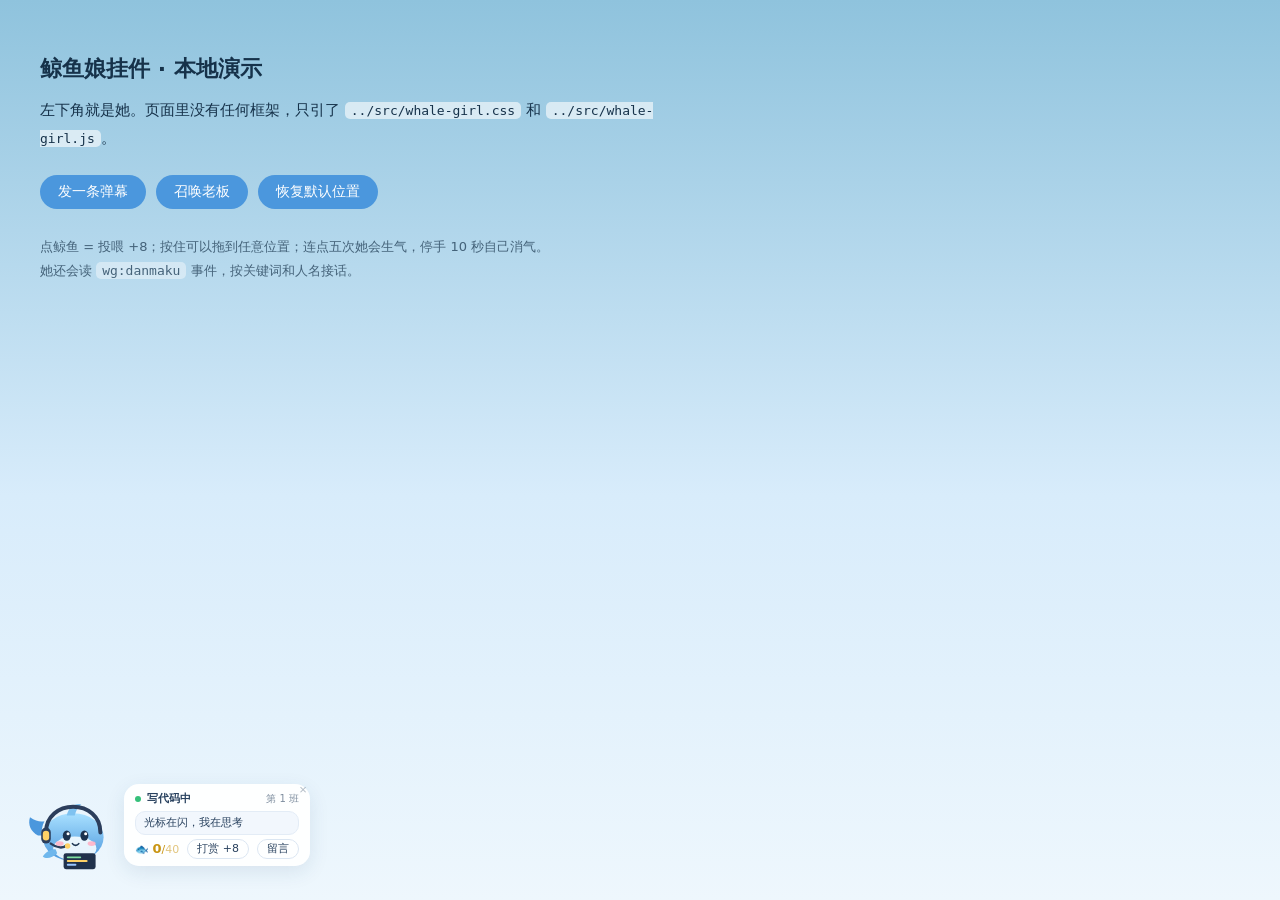
<file: demo/index.html>
<!DOCTYPE html>
<html lang="zh-CN">
<head>
<meta charset="utf-8">
<meta name="viewport" content="width=device-width, initial-scale=1">
<title>whale-in-my-web · 演示</title>
<link rel="stylesheet" href="../src/whale-girl.css">
<style>
  html, body { margin: 0; }
  body {
    min-height: 100vh;
    background: linear-gradient(180deg, #8fc3dd 0%, #d8ecfb 55%, #eef7fd 100%);
    color: #16324a;
    font: 15px/1.9 system-ui, -apple-system, "Segoe UI", "Microsoft YaHei", sans-serif;
    padding: 48px 40px 200px;
    box-sizing: border-box;
  }
  h1 { font-size: 22px; margin: 0 0 6px; }
  p { margin: 6px 0; max-width: 640px; }
  code { background: rgba(255,255,255,.6); padding: 1px 6px; border-radius: 5px; font-size: 13px; }
  .row { margin-top: 22px; display: flex; gap: 10px; flex-wrap: wrap; }
  button {
    padding: 8px 18px; border: 0; border-radius: 999px;
    background: #4b97dd; color: #fff; font-size: 14px; cursor: pointer;
  }
  button:hover { background: #2f7fd0; }
  .hint { margin-top: 26px; font-size: 13px; opacity: .7; }
</style>
</head>
<body>

<h1>鲸鱼娘挂件 · 本地演示</h1>
<p>左下角就是她。页面里没有任何框架，只引了 <code>../src/whale-girl.css</code> 和 <code>../src/whale-girl.js</code>。</p>

<div class="row">
  <button id="fire">发一条弹幕</button>
  <button id="boss">召唤老板</button>
  <button id="reset">恢复默认位置</button>
</div>

<p class="hint">
  点鲸鱼 = 投喂 +8；按住可以拖到任意位置；连点五次她会生气，停手 10 秒自己消气。<br>
  她还会读 <code>wg:danmaku</code> 事件，按关键词和人名接话。
</p>

<script>
  // 演示页把老板立绘指到本地文件；正式站点默认就是 /img/lobster.svg
  window.WG_BOSS_IMG = 'img/lobster.svg';
</script>
<script src="../src/whale-girl.js"></script>
<script>
  var LINES = [
    ['前端小李', '这个 bug 又出现了'],
    ['摸鱼办主任', '今天又摸鱼了'],
    ['老铁', '双击 666，关注不迷路'],
    ['产品经理', '这个需求很简单，明天上线没问题吧']
  ];

  document.getElementById('fire').addEventListener('click', function () {
    var item = LINES[Math.floor(Math.random() * LINES.length)];
    document.dispatchEvent(new CustomEvent('wg:danmaku', {
      detail: { name: item[0], text: item[1] }
    }));
  });

  document.getElementById('boss').addEventListener('click', function () {
    document.dispatchEvent(new CustomEvent('wg:danmaku', {
      detail: { name: '龙虾娘老板', text: '查岗了，工位都坐好' }
    }));
  });

  document.getElementById('reset').addEventListener('click', function () {
    try { window.localStorage.removeItem('wg-pos'); } catch (e) {}
    location.reload();
  });
</script>

</body>
</html>
</file>
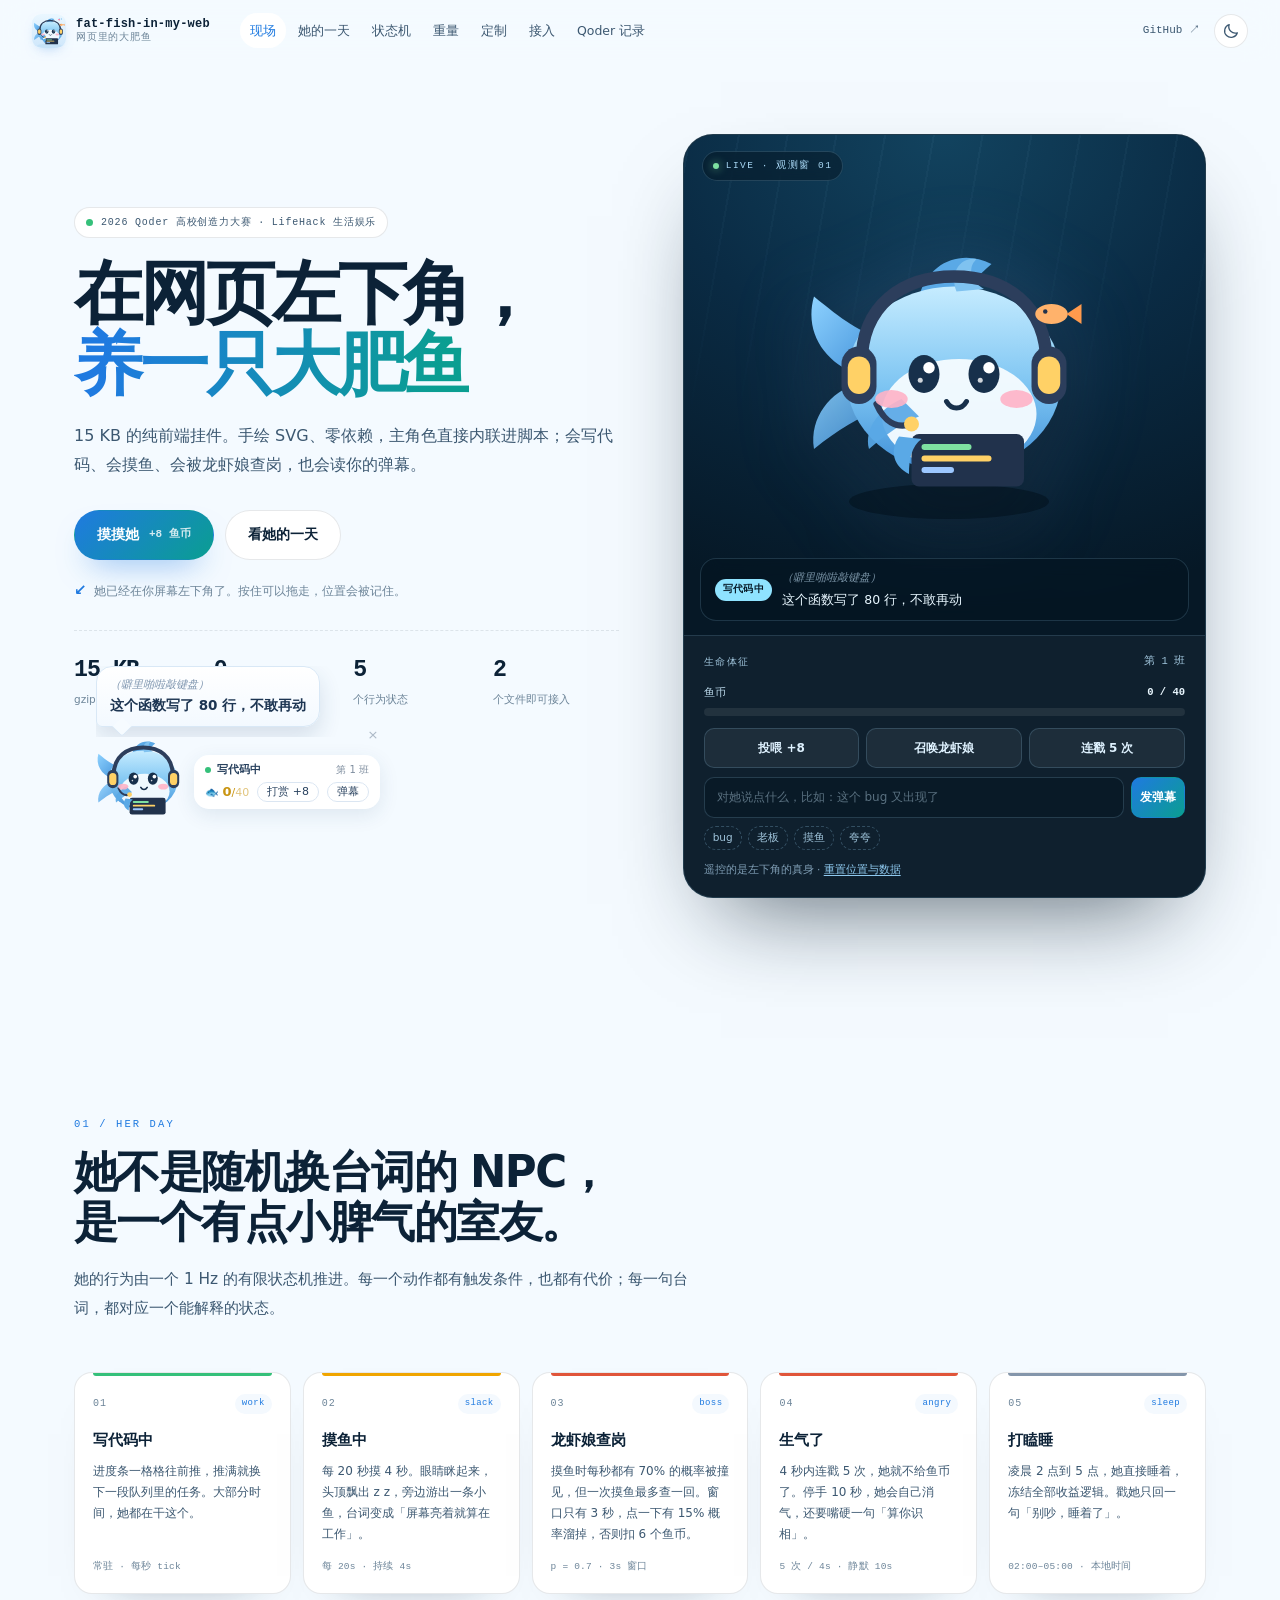
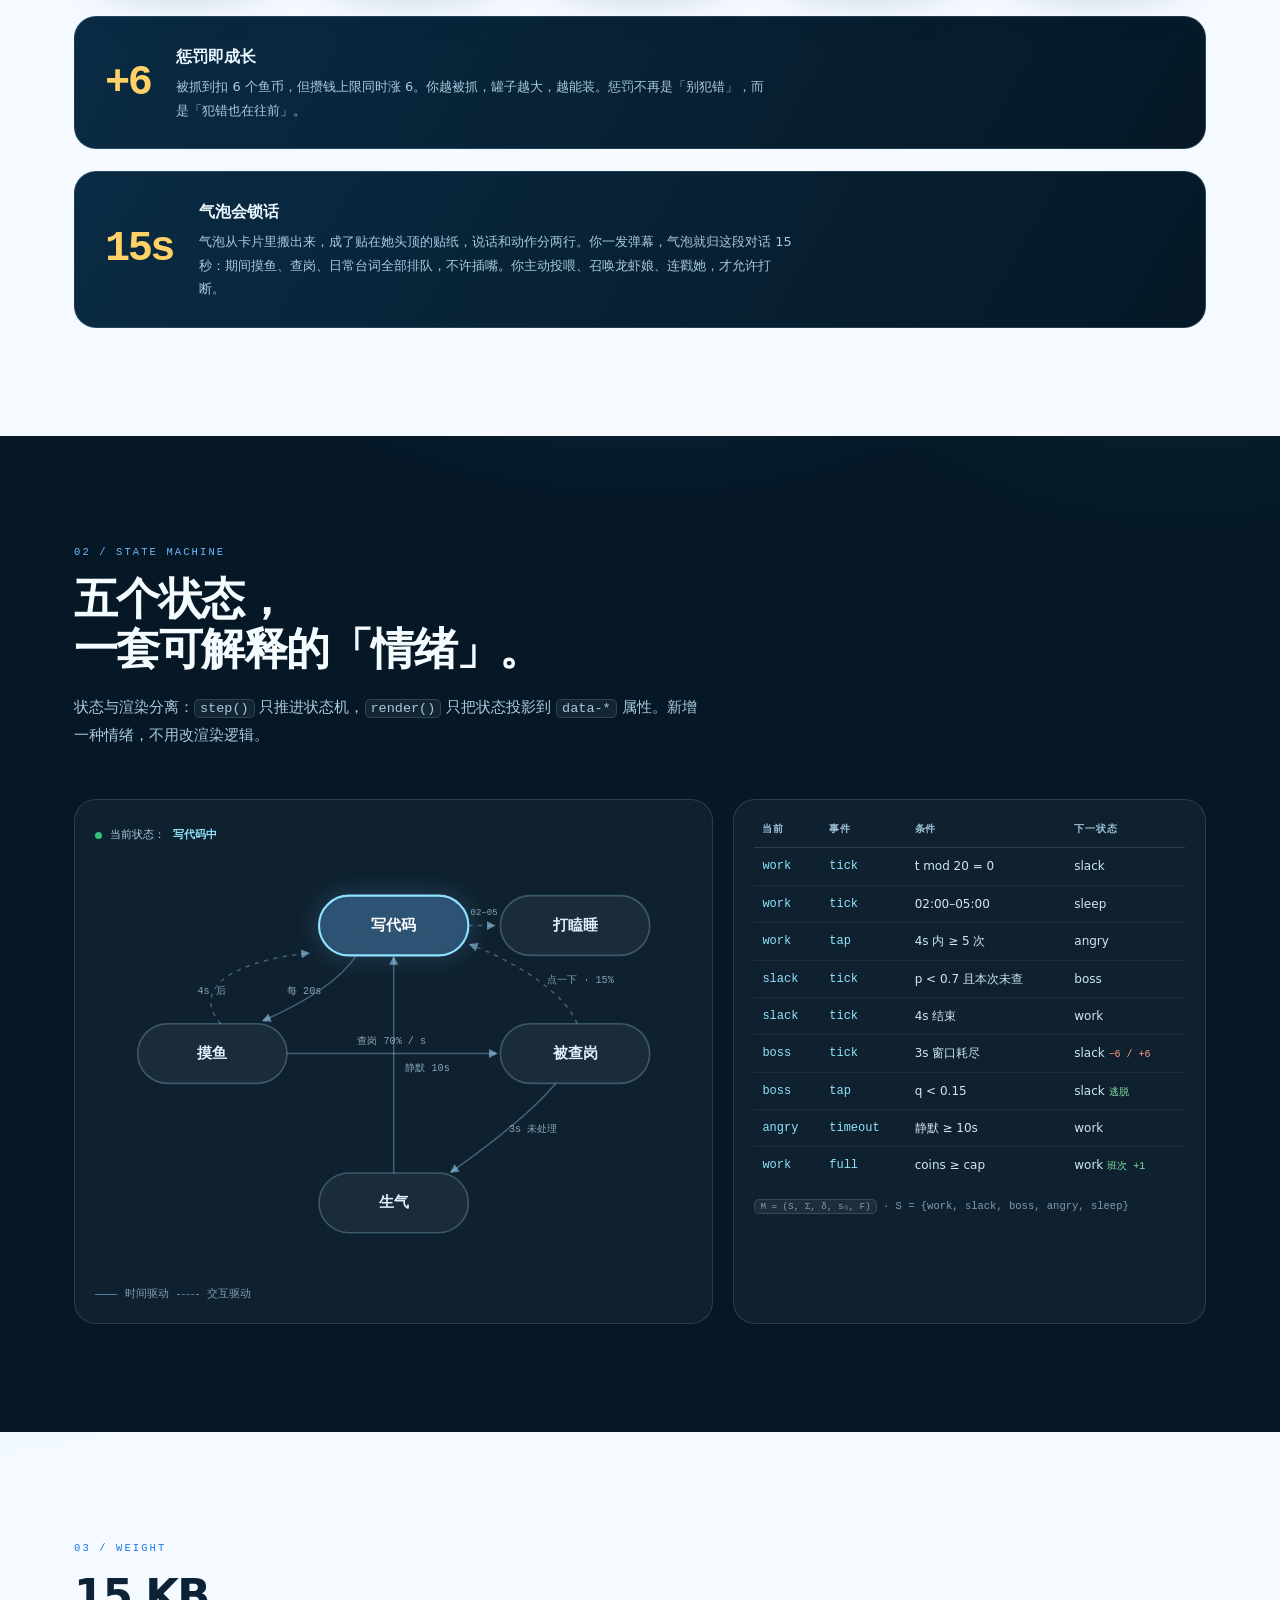
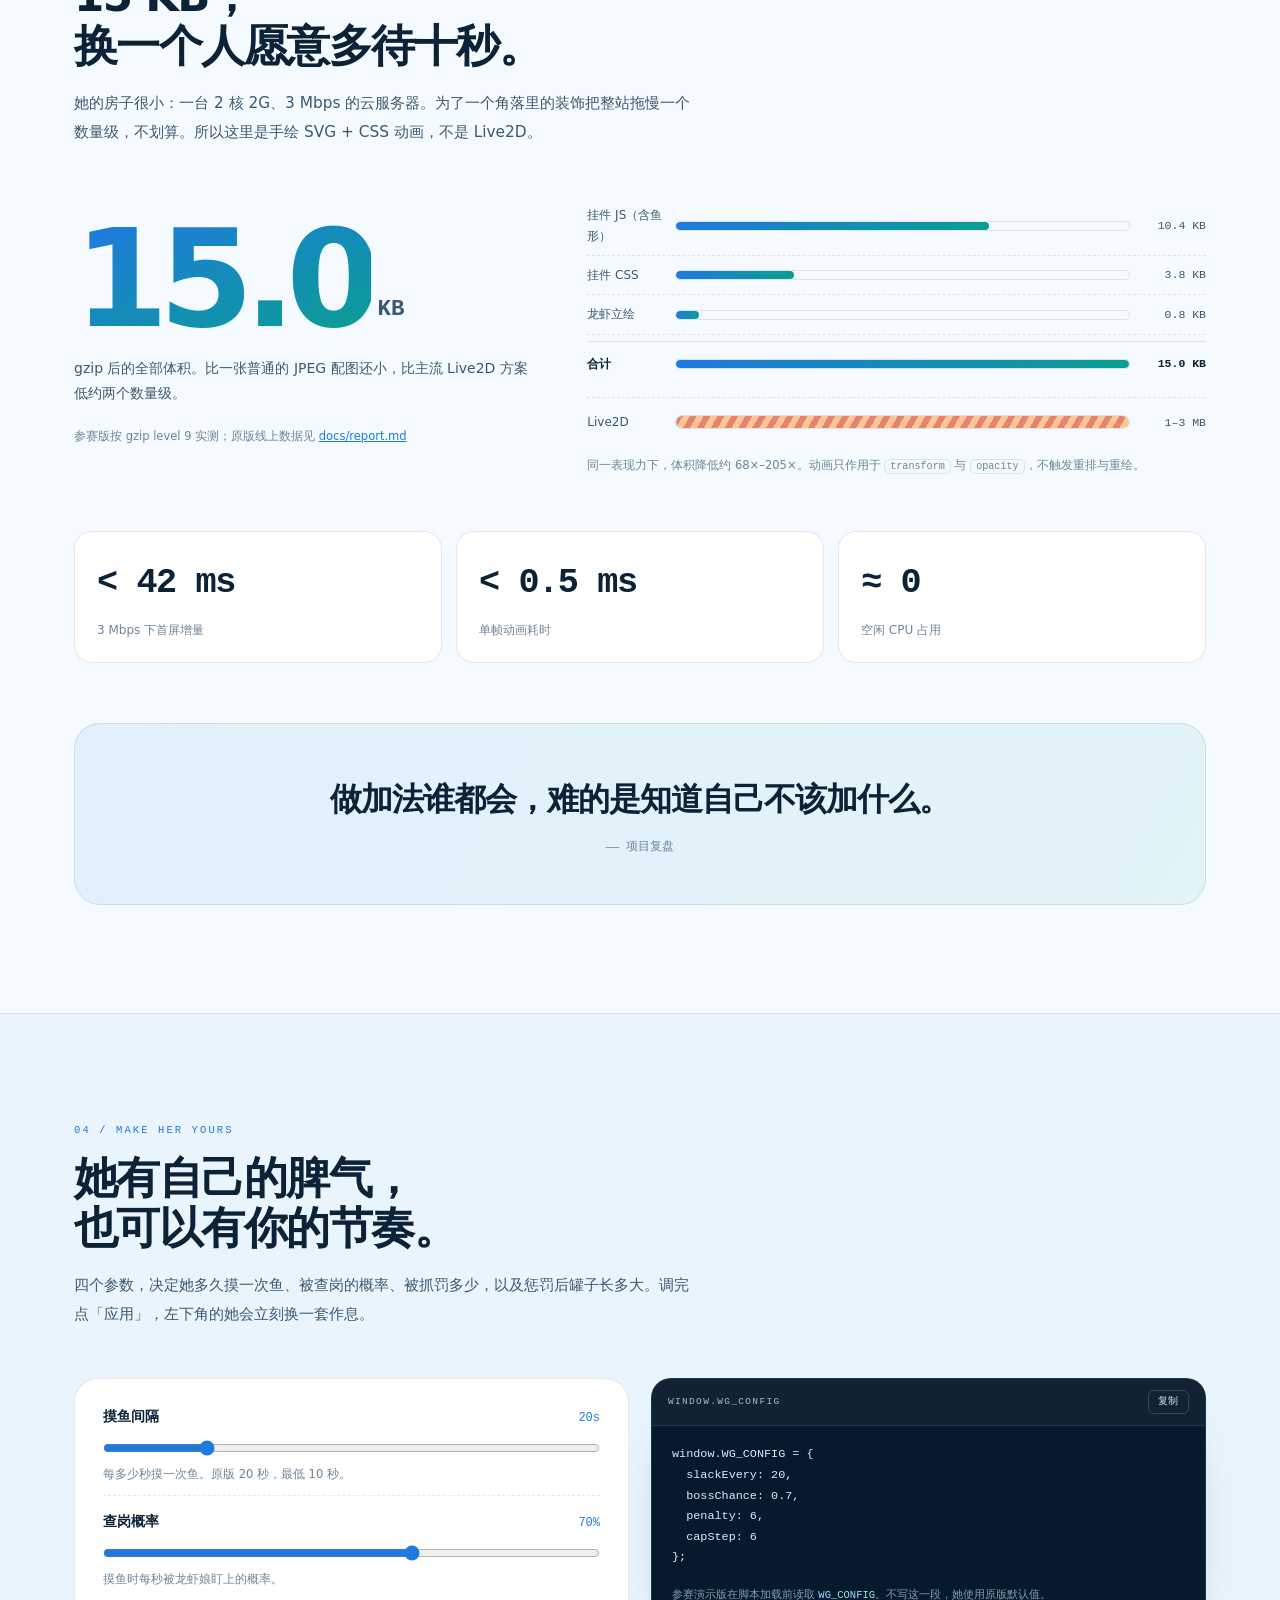
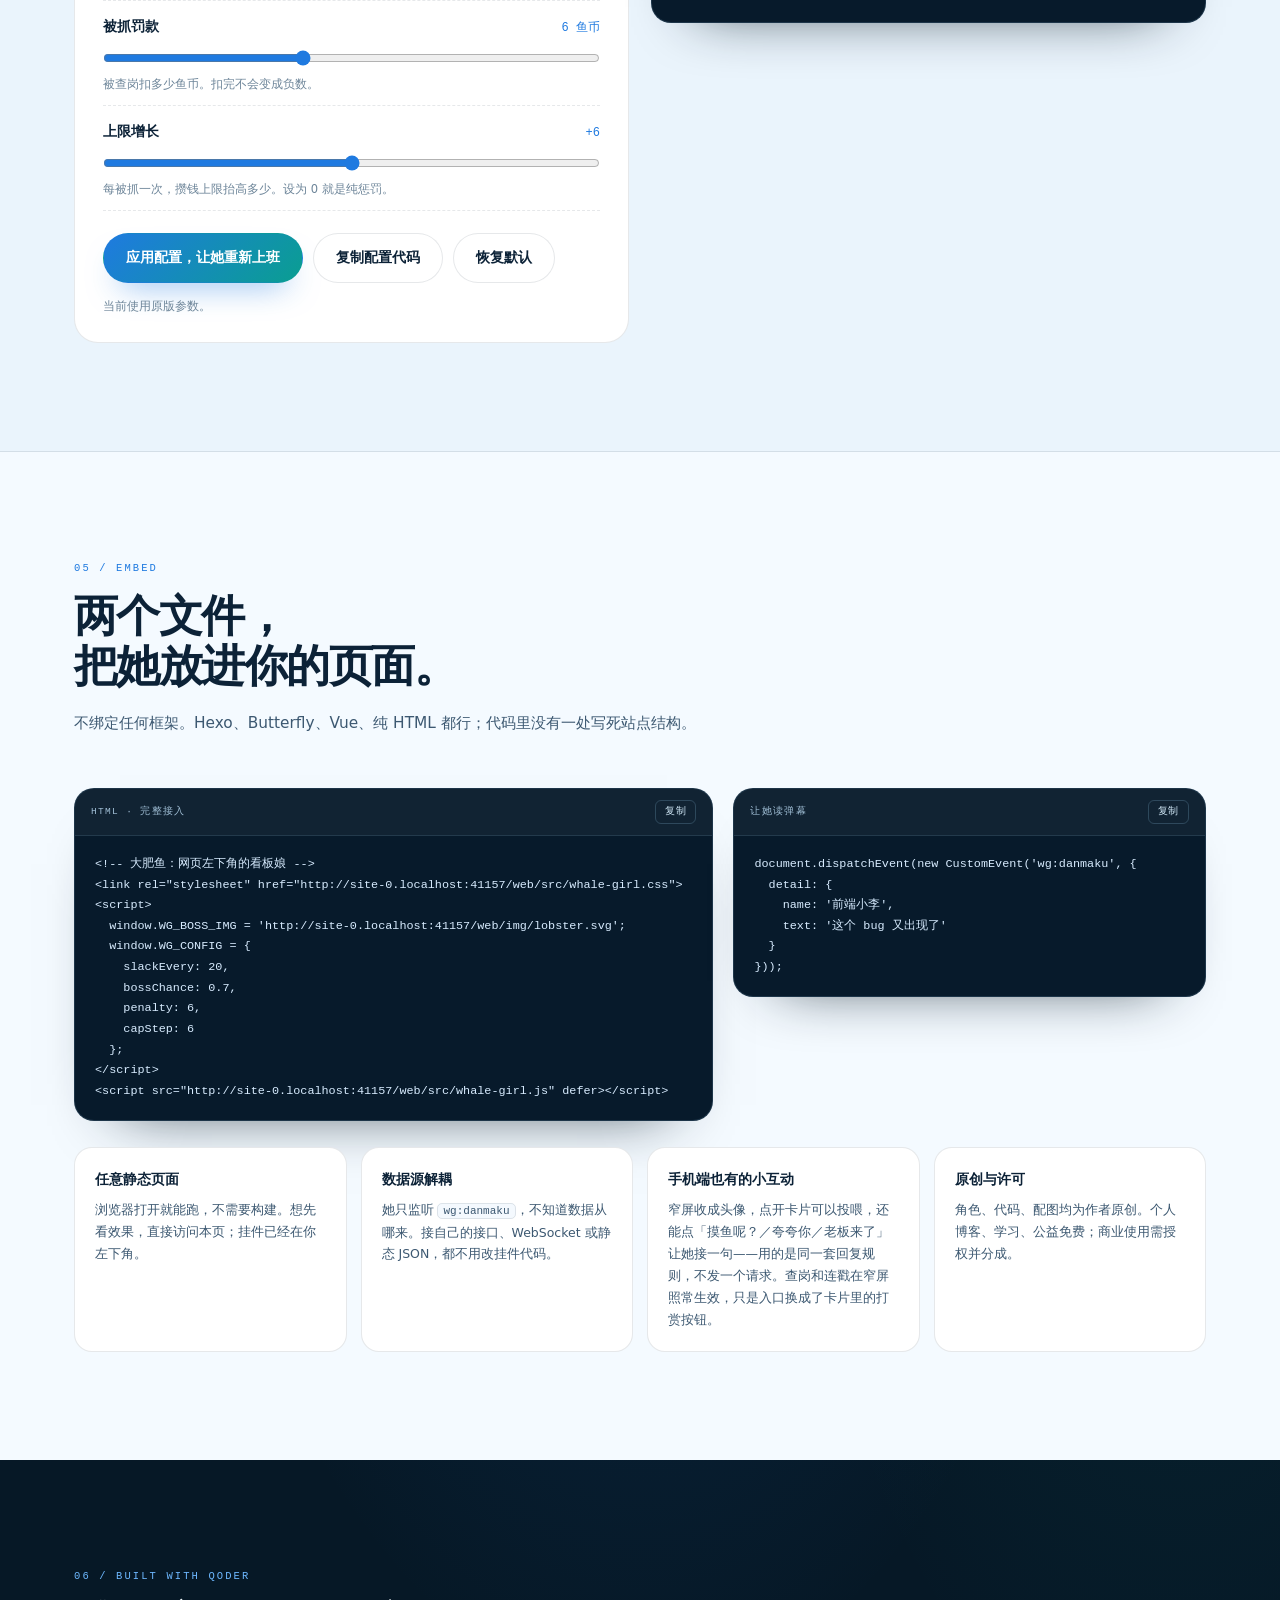
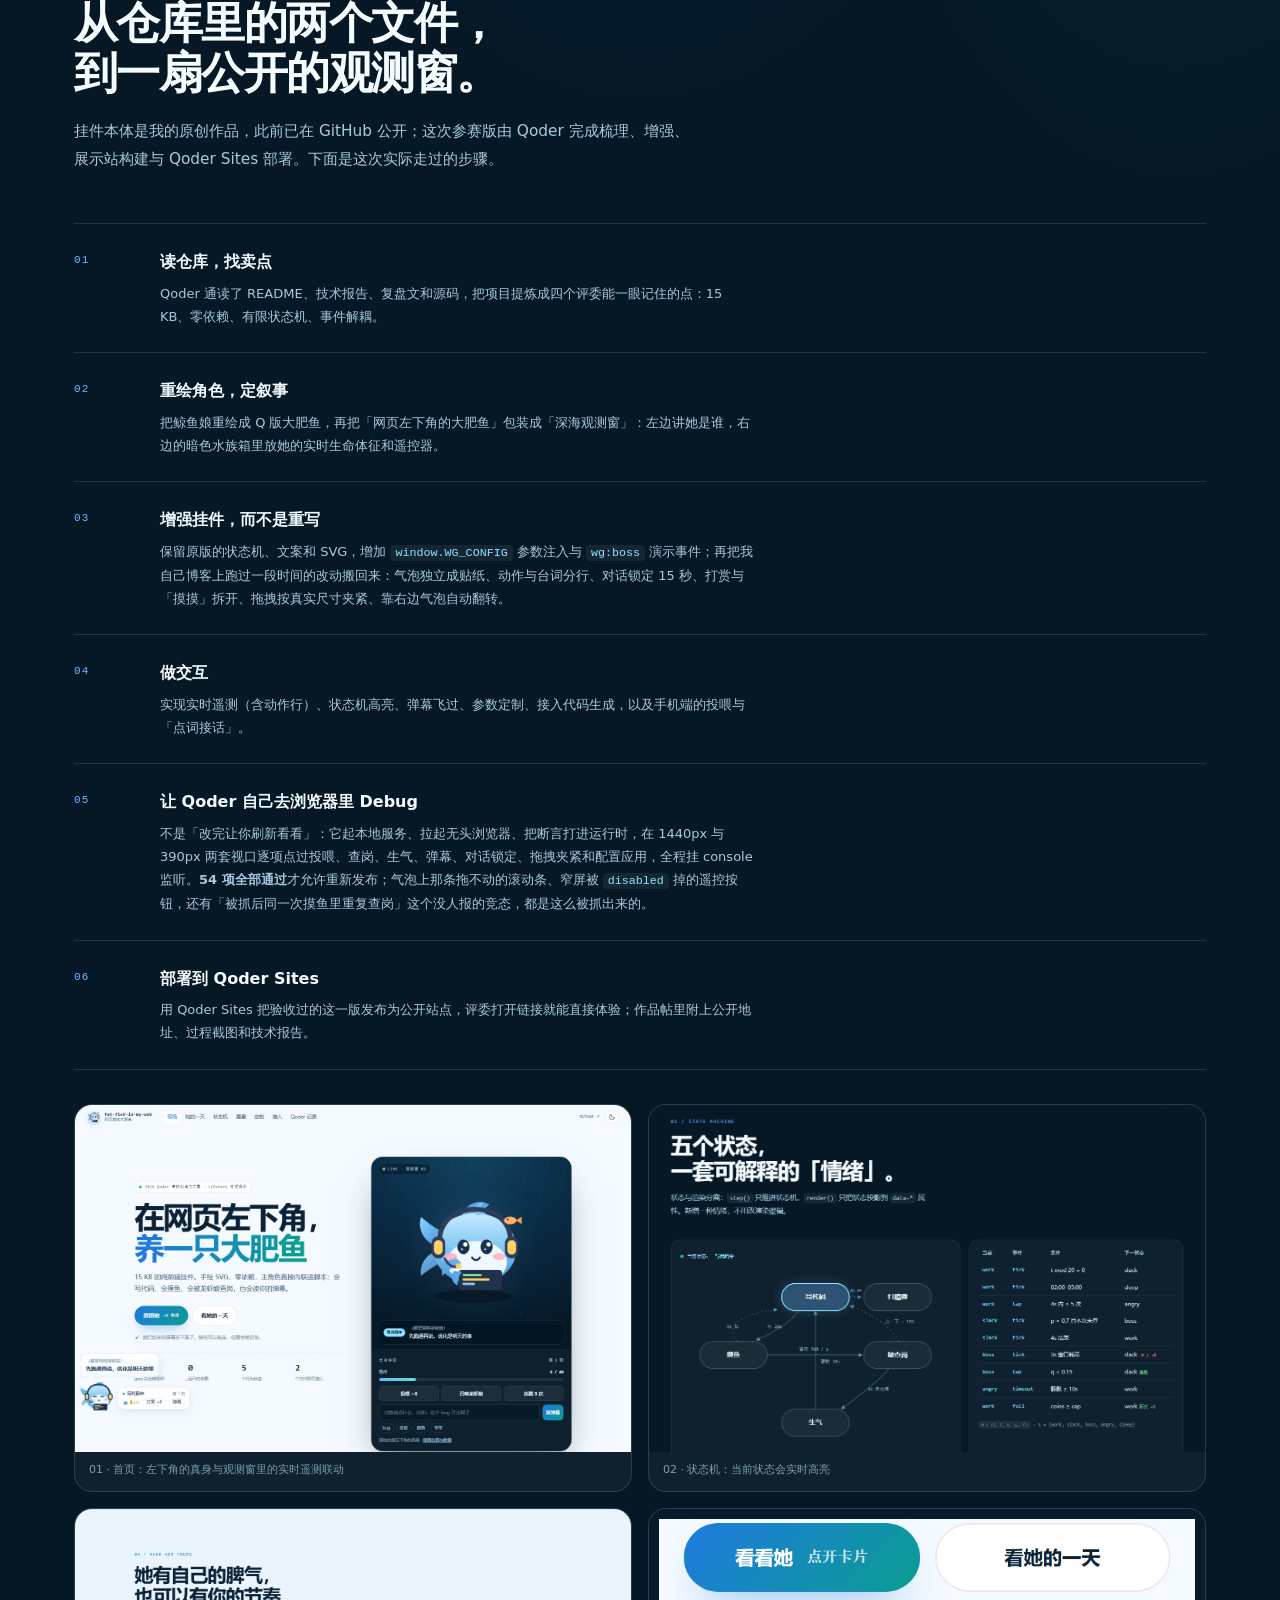
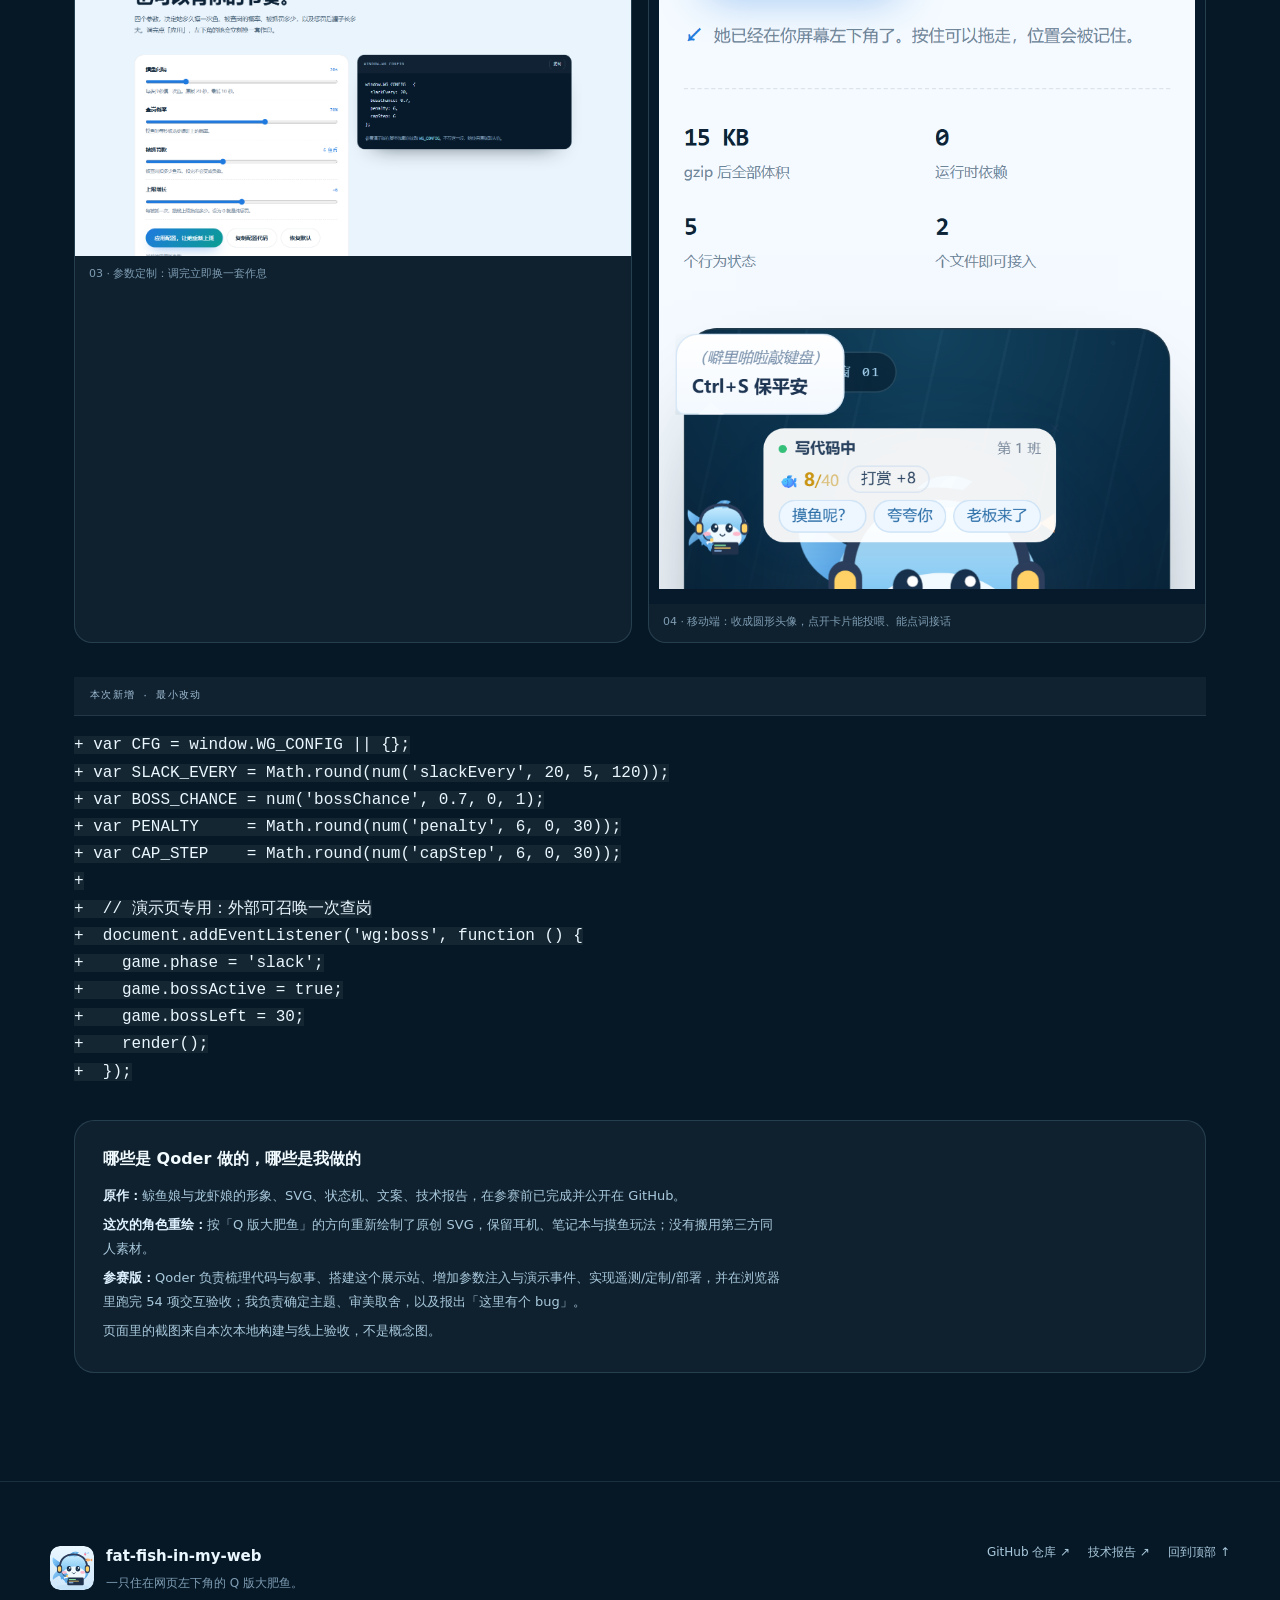
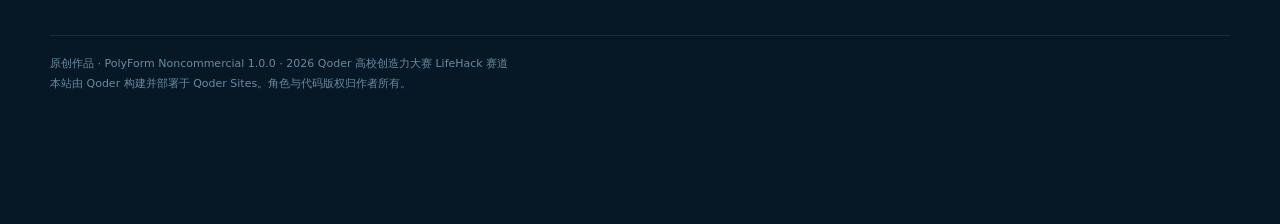
<file: web/index.html>
<!DOCTYPE html>
<html lang="zh-CN" data-theme="light">
<head>
<meta charset="utf-8">
<meta name="viewport" content="width=device-width, initial-scale=1">
<title>大肥鱼 · 在网页左下角养一只 Q 版大肥鱼</title>
<meta name="description" content="一个纯前端、零依赖、手绘 SVG 的 Q 版网页看板娘。会写代码、会摸鱼、会被龙虾娘查岗，也会读你的弹幕。2026 Qoder 高校创造力大赛 LifeHack 参赛作品。">
<meta name="author" content="JINRONG121312">
<meta name="theme-color" content="#f4faff">
<script>
  // 尽早标记 JS 可用并恢复主题，避免首屏闪烁
  (function () {
    var d = document.documentElement;
    d.classList.add('js');
    try {
      var t = localStorage.getItem('wg-site-theme');
      if (t !== 'light' && t !== 'dark') {
        t = window.matchMedia && window.matchMedia('(prefers-color-scheme: dark)').matches ? 'dark' : 'light';
      }
      d.setAttribute('data-theme', t);
    } catch (e) { /* 隐私模式忽略 */ }
  })();
</script>
<link rel="icon" href="assets/fat-fish.svg" type="image/svg+xml">
<link rel="canonical" href="https://fat-fish-in-my-web-k9qghxjx4u5.qoder.website/">
<link rel="stylesheet" href="styles.css">
<link rel="stylesheet" href="src/whale-girl.css">

<meta property="og:type" content="website">
<meta property="og:url" content="https://fat-fish-in-my-web-k9qghxjx4u5.qoder.website/">
<meta property="og:site_name" content="fat-fish-in-my-web">
<meta property="og:title" content="大肥鱼 · 网页左下角的 Q 版看板娘">
<meta property="og:description" content="会写代码、会摸鱼、会被龙虾娘查岗，也会读你的弹幕。纯前端、零依赖、手绘 SVG。">
<meta property="og:image" content="https://fat-fish-in-my-web-k9qghxjx4u5.qoder.website/assets/social-preview.png">
<meta property="og:image:width" content="1200">
<meta property="og:image:height" content="630">
<meta property="og:image:alt" content="大肥鱼：网页左下角的 Q 版看板娘">
<meta name="twitter:card" content="summary_large_image">
<meta name="twitter:title" content="大肥鱼 · 网页左下角的 Q 版看板娘">
<meta name="twitter:description" content="会写代码、会摸鱼、会被龙虾娘查岗，也会读你的弹幕。纯前端、零依赖、手绘 SVG。">
<meta name="twitter:image" content="https://fat-fish-in-my-web-k9qghxjx4u5.qoder.website/assets/social-preview.png">

<script>
  // 参赛演示版配置：必须在挂件脚本之前写入
  (function () {
    window.WG_BOSS_IMG = 'img/lobster.svg';
    var p = new URLSearchParams(location.search);
    var cfg = {};
    if (p.has('slack')) cfg.slackEvery = Number(p.get('slack'));
    if (p.has('boss')) cfg.bossChance = Number(p.get('boss'));
    if (p.has('penalty')) cfg.penalty = Number(p.get('penalty'));
    if (p.has('cap')) cfg.capStep = Number(p.get('cap'));
    if (Object.keys(cfg).length) window.WG_CONFIG = cfg;
  })();
</script>
</head>
<body>
<a class="skip-link" href="#main">跳到主要内容</a>

<header class="site-header" id="site-header">
  <a class="brand" href="#top" aria-label="fat-fish-in-my-web，回到顶部">
    <img src="assets/fat-fish.svg" alt="" width="34" height="34">
    <span class="brand-text"><b>fat-fish-in-my-web</b><small>网页里的大肥鱼</small></span>
  </a>

  <nav class="site-nav" aria-label="主导航">
    <a href="#live">现场</a>
    <a href="#day">她的一天</a>
    <a href="#fsm">状态机</a>
    <a href="#weight">重量</a>
    <a href="#customize">定制</a>
    <a href="#embed">接入</a>
    <a href="#qoder">Qoder 记录</a>
  </nav>

  <div class="header-actions">
    <a class="ghost-link" href="https://github.com/JINRONG121312/whale-in-my-web" target="_blank" rel="noopener">GitHub <span aria-hidden="true">↗</span></a>
    <button class="theme-toggle" id="theme-toggle" type="button" aria-label="切换到深色模式" aria-pressed="false">
      <svg class="icon-moon" viewBox="0 0 24 24" width="18" height="18" aria-hidden="true"><path d="M20.5 14.4A8.6 8.6 0 0 1 9.6 3.5 8.7 8.7 0 1 0 20.5 14.4Z" fill="none" stroke="currentColor" stroke-width="1.7" stroke-linejoin="round"/></svg>
      <svg class="icon-sun" viewBox="0 0 24 24" width="18" height="18" aria-hidden="true"><circle cx="12" cy="12" r="4.1" fill="none" stroke="currentColor" stroke-width="1.7"/><path d="M12 2.5v2.2M12 19.3v2.2M2.5 12h2.2M19.3 12h2.2M5.3 5.3l1.6 1.6M17.1 17.1l1.6 1.6M18.7 5.3l-1.6 1.6M6.9 17.1l-1.6 1.6" fill="none" stroke="currentColor" stroke-width="1.7" stroke-linecap="round"/></svg>
    </button>
  </div>
</header>

<main id="main">
  <section class="hero" id="top">
    <div class="hero-copy reveal">
      <p class="eyebrow"><span class="pulse" aria-hidden="true"></span> 2026 Qoder 高校创造力大赛 · LifeHack 生活娱乐</p>
      <h1>在网页左下角，<br><em>养一只大肥鱼</em></h1>
      <p class="lede">15 KB 的纯前端挂件。手绘 SVG、零依赖，主角色直接内联进脚本；会写代码、会摸鱼、会被龙虾娘查岗，也会读你的弹幕。</p>

      <div class="hero-actions">
        <button class="btn btn-primary" id="hero-feed" type="button">摸摸她 <span class="btn-extra">+8 鱼币</span></button>
        <a class="btn btn-ghost" href="#day">看她的一天</a>
      </div>

      <p class="whale-hint"><span class="hint-arrow" aria-hidden="true">↙</span> 她已经在你屏幕左下角了。按住可以拖走，位置会被记住。</p>

      <dl class="stats">
        <div><dt>15 KB</dt><dd>gzip 后全部体积</dd></div>
        <div><dt>0</dt><dd>运行时依赖</dd></div>
        <div><dt>5</dt><dd>个行为状态</dd></div>
        <div><dt>2</dt><dd>个文件即可接入</dd></div>
      </dl>
    </div>

    <div class="aquarium reveal" id="live" aria-label="大肥鱼实时观测窗与遥控器">
      <div class="aquarium-sky">
        <div class="bubbles" aria-hidden="true">
          <i style="--x:10%;--d:10s;--s:5px;--delay:-2s"></i>
          <i style="--x:22%;--d:13s;--s:3px;--delay:-7s"></i>
          <i style="--x:38%;--d:9s;--s:6px;--delay:-4s"></i>
          <i style="--x:58%;--d:14s;--s:4px;--delay:-9s"></i>
          <i style="--x:74%;--d:11s;--s:7px;--delay:-1s"></i>
          <i style="--x:88%;--d:12s;--s:3px;--delay:-6s"></i>
        </div>

        <div class="aquarium-label"><i aria-hidden="true"></i> LIVE · 观测窗 01</div>
        <div class="danmaku-band" id="danmaku-band" aria-hidden="true"></div>

        <div class="hero-whale" aria-hidden="true">
          <svg viewBox="0 0 120 120">
            <defs>
              <linearGradient id="heroBody" x1="0" y1="0" x2="0" y2="1">
                <stop offset="0%" stop-color="#c6ecff"/>
                <stop offset="55%" stop-color="#7cc4f2"/>
                <stop offset="100%" stop-color="#3f8fd8"/>
              </linearGradient>
              <linearGradient id="heroFin" x1="0" y1="0" x2="1" y2="1">
                <stop offset="0%" stop-color="#8ed2ff"/>
                <stop offset="100%" stop-color="#3f8fd8"/>
              </linearGradient>
            </defs>
            <ellipse cx="62" cy="113" rx="40" ry="7" fill="#03111d" opacity="0.55"/>
            <g class="tail">
              <path d="M25 62C12 57 4 45 8 31c11 9 19 15 27 16-5 6-9 11-10 15z" fill="url(#heroFin)"/>
              <path d="M25 66C15 69 6 79 8 92c10-8 18-13 26-15-5-5-8-8-9-11z" fill="url(#heroFin)" opacity="0.88"/>
            </g>
            <path d="M50 31c4-14 17-19 29-13-6 5-12 12-15 20z" fill="#5aa9e6"/>
            <ellipse cx="64" cy="64" rx="43" ry="37" fill="url(#heroBody)"/>
            <ellipse cx="66" cy="78" rx="31" ry="22" fill="#f6fcff" opacity="0.95"/>
            <path d="M43 72c-9 4-15 12-13 20 7-6 14-11 20-13z" fill="#5aa9e6" opacity="0.92"/>
            <path d="M65 29c-3-8 2-14 8-13-4 4-2 9 3 12z" fill="#7fc2f0"/>
            <path d="M27 58c0-24 17-35 37-35s37 11 37 35" fill="none" stroke="#2c3e5c" stroke-width="5" stroke-linecap="round"/>
            <rect x="19" y="51" width="14" height="23" rx="7" fill="#2c3e5c"/>
            <rect x="21.5" y="55" width="9" height="15" rx="4.5" fill="#ffd166"/>
            <rect x="95" y="51" width="14" height="23" rx="7" fill="#2c3e5c"/>
            <rect x="97.5" y="55" width="9" height="15" rx="4.5" fill="#ffd166"/>
            <path d="M33 74c3 7 8 10 14 8" fill="none" stroke="#2c3e5c" stroke-width="2.5" stroke-linecap="round"/>
            <circle cx="47" cy="82" r="3" fill="#ffd166"/>
            <g class="eyes">
              <ellipse cx="52" cy="62" rx="6.2" ry="7.6" fill="#17304b"/>
              <ellipse cx="76" cy="62" rx="6.2" ry="7.6" fill="#17304b"/>
              <circle cx="54" cy="59.5" r="2.3" fill="#ffffff"/>
              <circle cx="78" cy="59.5" r="2.3" fill="#ffffff"/>
              <circle cx="50.5" cy="64.5" r="1" fill="#ffffff" opacity="0.8"/>
              <circle cx="74.5" cy="64.5" r="1" fill="#ffffff" opacity="0.8"/>
            </g>
            <ellipse cx="39" cy="72" rx="6.5" ry="3.6" fill="#ffb3c7" opacity="0.9"/>
            <ellipse cx="89" cy="72" rx="6.5" ry="3.6" fill="#ffb3c7" opacity="0.9"/>
            <path d="M61 73c2 3.5 6 3.5 8 0" fill="none" stroke="#17304b" stroke-width="2" stroke-linecap="round"/>
            <g>
              <rect x="47" y="86" width="45" height="21" rx="3" fill="#21324c"/>
              <rect x="51" y="90" width="20" height="2.4" rx="1.2" fill="#7ee0a0"/>
              <rect x="51" y="94.6" width="28" height="2.4" rx="1.2" fill="#ffd166"/>
              <rect x="51" y="99.2" width="13" height="2.4" rx="1.2" fill="#9cc7ff"/>
            </g>
            <path d="M42 87c-4 6-2 12 4 15 0-6 1-11 5-14z" fill="#5aa9e6"/>
            <g class="fish">
              <ellipse cx="103" cy="38" rx="6.5" ry="4" fill="#ffb26b"/>
              <path d="M109 38l6-4v8z" fill="#ff9a4d"/>
              <circle cx="100.5" cy="37" r="0.9" fill="#21324c"/>
            </g>
          </svg>
        </div>

        <div class="aquarium-quote">
          <span class="quote-state" id="quote-state">写代码中</span>
          <div class="quote-text">
            <p class="quote-act" id="quote-act"></p>
            <p id="quote-line">大肥鱼正在假装很忙</p>
          </div>
        </div>
      </div>

      <div class="console">
        <div class="console-head">
          <span class="console-title">生命体征<span class="config-badge" id="config-badge" hidden>自定义参数</span></span>
          <span class="console-shift" id="console-shift">第 1 班</span>
        </div>

        <div class="meter-row">
          <div class="meter-label"><span>鱼币</span><b><span id="coins">0</span> / <span id="cap">40</span></b></div>
          <div class="meter" role="progressbar" aria-label="鱼币进度" aria-valuemin="0" aria-valuemax="40" aria-valuenow="0" id="coins-meter"><span id="coins-bar"></span></div>
        </div>

        <div class="console-actions">
          <button class="mini-btn" id="btn-feed" type="button">投喂 +8</button>
          <button class="mini-btn" id="btn-boss" type="button">召唤龙虾娘</button>
          <button class="mini-btn" id="btn-angry" type="button">连戳 5 次</button>
        </div>

        <form class="danmaku-form" id="danmaku-form">
          <label class="sr-only" for="danmaku-input">对她说点什么</label>
          <input id="danmaku-input" type="text" maxlength="28" placeholder="对她说点什么，比如：这个 bug 又出现了" autocomplete="off">
          <button class="mini-btn mini-btn-send" type="submit">发弹幕</button>
        </form>

        <div class="quick-lines" aria-label="快捷弹幕">
          <button type="button" data-line="这个 bug 又出现了">bug</button>
          <button type="button" data-line="老板来了，快装忙">老板</button>
          <button type="button" data-line="今天又摸鱼了">摸鱼</button>
          <button type="button" data-line="大肥鱼好可爱">夸夸</button>
        </div>

        <p class="console-note">遥控的是左下角的真身 · <button class="text-btn" id="btn-reset" type="button">重置位置与数据</button></p>
      </div>
    </div>
  </section>

  <section class="section" id="day">
    <div class="section-head reveal">
      <p class="kicker">01 / HER DAY</p>
      <h2>她不是随机换台词的 NPC，<br>是一个有点小脾气的室友。</h2>
      <p class="section-lede">她的行为由一个 1 Hz 的有限状态机推进。每一个动作都有触发条件，也都有代价；每一句台词，都对应一个能解释的状态。</p>
    </div>

    <div class="timeline">
      <article class="tcard reveal" data-state="work">
        <div class="tcard-top"><span class="tnum">01</span><span class="tstate">work</span></div>
        <h3>写代码中</h3>
        <p>进度条一格格往前推，推满就换下一段队列里的任务。大部分时间，她都在干这个。</p>
        <div class="tmeta">常驻 · 每秒 tick</div>
      </article>
      <article class="tcard reveal" data-state="slack">
        <div class="tcard-top"><span class="tnum">02</span><span class="tstate">slack</span></div>
        <h3>摸鱼中</h3>
        <p>每 20 秒摸 4 秒。眼睛眯起来，头顶飘出 z z，旁边游出一条小鱼，台词变成「屏幕亮着就算在工作」。</p>
        <div class="tmeta">每 20s · 持续 4s</div>
      </article>
      <article class="tcard reveal" data-state="boss">
        <div class="tcard-top"><span class="tnum">03</span><span class="tstate">boss</span></div>
        <h3>龙虾娘查岗</h3>
        <p>摸鱼时每秒都有 70% 的概率被撞见，但一次摸鱼最多查一回。窗口只有 3 秒，点一下有 15% 概率溜掉，否则扣 6 个鱼币。</p>
        <div class="tmeta">p = 0.7 · 3s 窗口</div>
      </article>
      <article class="tcard reveal" data-state="angry">
        <div class="tcard-top"><span class="tnum">04</span><span class="tstate">angry</span></div>
        <h3>生气了</h3>
        <p>4 秒内连戳 5 次，她就不给鱼币了。停手 10 秒，她会自己消气，还要嘴硬一句「算你识相」。</p>
        <div class="tmeta">5 次 / 4s · 静默 10s</div>
      </article>
      <article class="tcard reveal" data-state="sleep">
        <div class="tcard-top"><span class="tnum">05</span><span class="tstate">sleep</span></div>
        <h3>打瞌睡</h3>
        <p>凌晨 2 点到 5 点，她直接睡着，冻结全部收益逻辑。戳她只回一句「别吵，睡着了」。</p>
        <div class="tmeta">02:00–05:00 · 本地时间</div>
      </article>
    </div>

    <aside class="insight reveal">
      <div class="insight-mark" aria-hidden="true">+6</div>
      <div>
        <h3>惩罚即成长</h3>
        <p>被抓到扣 6 个鱼币，但攒钱上限同时涨 6。你越被抓，罐子越大，越能装。惩罚不再是「别犯错」，而是「犯错也在往前」。</p>
      </div>
    </aside>

    <aside class="insight reveal">
      <div class="insight-mark" aria-hidden="true">15s</div>
      <div>
        <h3>气泡会锁话</h3>
        <p>气泡从卡片里搬出来，成了贴在她头顶的贴纸，说话和动作分两行。你一发弹幕，气泡就归这段对话 15 秒：期间摸鱼、查岗、日常台词全部排队，不许插嘴。你主动投喂、召唤龙虾娘、连戳她，才允许打断。</p>
      </div>
    </aside>
  </section>

  <div class="dark-band" id="fsm">
    <section class="section">
      <div class="section-head reveal">
        <p class="kicker">02 / STATE MACHINE</p>
        <h2>五个状态，<br>一套可解释的「情绪」。</h2>
        <p class="section-lede">状态与渲染分离：<code>step()</code> 只推进状态机，<code>render()</code> 只把状态投影到 <code>data-*</code> 属性。新增一种情绪，不用改渲染逻辑。</p>
      </div>

      <div class="fsm-grid">
        <div class="fsm-diagram reveal">
          <div class="fsm-live"><span class="pulse" aria-hidden="true"></span> 当前状态：<b id="fsm-current">写代码中</b></div>
          <svg viewBox="0 0 560 400" role="img" aria-labelledby="fsm-title fsm-desc">
            <title id="fsm-title">大肥鱼的状态机</title>
            <desc id="fsm-desc">写代码、摸鱼、被查岗、生气、打瞌睡五个状态及它们之间的转移关系。实线表示时间驱动，虚线表示交互驱动。</desc>
            <defs>
              <marker id="fsm-arrow" viewBox="0 0 10 10" refX="8" refY="5" markerWidth="6" markerHeight="6" orient="auto-start-reverse">
                <path d="M0 0L10 5L0 10z" class="fsm-arrow"/>
              </marker>
            </defs>

            <path class="fsm-edge" d="M245 96 C228 122 190 143 158 157" marker-end="url(#fsm-arrow)"/>
            <text class="fsm-edge-label" x="180" y="132">每 20s</text>

            <path class="fsm-edge fsm-edge--dashed" d="M118 160 C92 132 120 102 200 94" marker-end="url(#fsm-arrow)"/>
            <text class="fsm-edge-label" x="96" y="132">4s 后</text>

            <path class="fsm-edge" d="M180 188 L376 188" marker-end="url(#fsm-arrow)"/>
            <text class="fsm-edge-label" x="246" y="179">查岗 70% / s</text>

            <path class="fsm-edge" d="M432 216 C408 244 368 275 334 299" marker-end="url(#fsm-arrow)"/>
            <text class="fsm-edge-label" x="388" y="262">3s 未处理</text>

            <path class="fsm-edge fsm-edge--dashed" d="M452 160 C440 130 392 101 352 86" marker-end="url(#fsm-arrow)"/>
            <text class="fsm-edge-label" x="424" y="122">点一下 · 15%</text>

            <path class="fsm-edge" d="M280 300 L280 98" marker-end="url(#fsm-arrow)"/>
            <text class="fsm-edge-label" x="291" y="204">静默 10s</text>

            <path class="fsm-edge fsm-edge--dashed" d="M350 68 L374 68" marker-end="url(#fsm-arrow)"/>
            <text class="fsm-edge-label" x="352" y="58" style="font-size:8.5px">02–05</text>

            <g class="fsm-node" data-node="work">
              <rect x="210" y="40" width="140" height="56" rx="28"/>
              <text x="280" y="68">写代码</text>
            </g>
            <g class="fsm-node" data-node="slack">
              <rect x="40" y="160" width="140" height="56" rx="28"/>
              <text x="110" y="188">摸鱼</text>
            </g>
            <g class="fsm-node" data-node="boss">
              <rect x="380" y="160" width="140" height="56" rx="28"/>
              <text x="450" y="188">被查岗</text>
            </g>
            <g class="fsm-node" data-node="angry">
              <rect x="210" y="300" width="140" height="56" rx="28"/>
              <text x="280" y="328">生气</text>
            </g>
            <g class="fsm-node" data-node="sleep">
              <rect x="380" y="40" width="140" height="56" rx="28"/>
              <text x="450" y="68">打瞌睡</text>
            </g>
          </svg>
          <p class="fsm-legend"><span class="legend-line"></span> 时间驱动 <span class="legend-line legend-line--dashed"></span> 交互驱动</p>
        </div>

        <div class="fsm-table reveal">
          <table>
            <caption class="sr-only">状态转移表</caption>
            <thead><tr><th>当前</th><th>事件</th><th>条件</th><th>下一状态</th></tr></thead>
            <tbody>
              <tr><td>work</td><td>tick</td><td>t mod 20 = 0</td><td>slack</td></tr>
              <tr><td>work</td><td>tick</td><td>02:00–05:00</td><td>sleep</td></tr>
              <tr><td>work</td><td>tap</td><td>4s 内 ≥ 5 次</td><td>angry</td></tr>
              <tr><td>slack</td><td>tick</td><td>p &lt; 0.7 且本次未查</td><td>boss</td></tr>
              <tr><td>slack</td><td>tick</td><td>4s 结束</td><td>work</td></tr>
              <tr><td>boss</td><td>tick</td><td>3s 窗口耗尽</td><td>slack <span class="neg">−6 / +6</span></td></tr>
              <tr><td>boss</td><td>tap</td><td>q &lt; 0.15</td><td>slack <span class="pos">逃脱</span></td></tr>
              <tr><td>angry</td><td>timeout</td><td>静默 ≥ 10s</td><td>work</td></tr>
              <tr><td>work</td><td>full</td><td>coins ≥ cap</td><td>work <span class="pos">班次 +1</span></td></tr>
            </tbody>
          </table>
          <p class="fsm-note"><code>M = (S, Σ, δ, s₀, F)</code> · S = {work, slack, boss, angry, sleep}</p>
        </div>
      </div>
    </section>
  </div>

  <section class="section" id="weight">
    <div class="section-head reveal">
      <p class="kicker">03 / WEIGHT</p>
      <h2>15 KB，<br>换一个人愿意多待十秒。</h2>
      <p class="section-lede">她的房子很小：一台 2 核 2G、3 Mbps 的云服务器。为了一个角落里的装饰把整站拖慢一个数量级，不划算。所以这里是手绘 SVG + CSS 动画，不是 Live2D。</p>
    </div>

    <div class="weight-grid">
      <div class="weight-number reveal">
        <div><span class="big">15.0</span><span class="unit">KB</span></div>
        <p>gzip 后的全部体积。比一张普通的 JPEG 配图还小，比主流 Live2D 方案低约两个数量级。</p>
        <p class="weight-source">参赛版按 gzip level 9 实测；原版线上数据见 <a href="https://github.com/JINRONG121312/whale-in-my-web/blob/main/docs/report.md" target="_blank" rel="noopener">docs/report.md</a></p>
      </div>

      <div class="weight-chart reveal">
        <div class="size-row"><span class="size-name">挂件 JS（含鱼形）</span><div class="size-bar"><span style="--w:69%"></span></div><span class="size-num">10.4 KB</span></div>
        <div class="size-row"><span class="size-name">挂件 CSS</span><div class="size-bar"><span style="--w:26%"></span></div><span class="size-num">3.8 KB</span></div>
        <div class="size-row"><span class="size-name">龙虾立绘</span><div class="size-bar"><span style="--w:5%"></span></div><span class="size-num">0.8 KB</span></div>
        <div class="size-row size-row--total"><span class="size-name">合计</span><div class="size-bar"><span style="--w:100%"></span></div><span class="size-num">15.0 KB</span></div>
        <div class="size-row size-row--compare"><span class="size-name">Live2D</span><div class="size-bar size-bar--compare"><span style="--w:100%"></span></div><span class="size-num">1–3 MB</span></div>
        <p class="chart-note">同一表现力下，体积降低约 68×–205×。动画只作用于 <code>transform</code> 与 <code>opacity</code>，不触发重排与重绘。</p>
      </div>
    </div>

    <div class="perf-grid">
      <div class="perf-card reveal"><b>&lt; 42 ms</b><span>3 Mbps 下首屏增量</span></div>
      <div class="perf-card reveal"><b>&lt; 0.5 ms</b><span>单帧动画耗时</span></div>
      <div class="perf-card reveal"><b>≈ 0</b><span>空闲 CPU 占用</span></div>
    </div>

    <div class="quote-band reveal">
      <p>做加法谁都会，难的是知道自己不该加什么。</p>
      <span>—— 项目复盘</span>
    </div>
  </section>

  <div class="tint-band" id="customize">
    <section class="section">
      <div class="section-head reveal">
        <p class="kicker">04 / MAKE HER YOURS</p>
        <h2>她有自己的脾气，<br>也可以有你的节奏。</h2>
        <p class="section-lede">四个参数，决定她多久摸一次鱼、被查岗的概率、被抓罚多少，以及惩罚后罐子长多大。调完点「应用」，左下角的她会立刻换一套作息。</p>
      </div>

      <div class="custom-grid">
        <form class="customizer reveal" id="customizer">
          <div class="slider-row">
            <label for="opt-slack">摸鱼间隔 <output id="out-slack" for="opt-slack">20s</output></label>
            <input id="opt-slack" type="range" min="10" max="60" step="1" value="20">
            <p>每多少秒摸一次鱼。原版 20 秒，最低 10 秒。</p>
          </div>
          <div class="slider-row">
            <label for="opt-boss">查岗概率 <output id="out-boss" for="opt-boss">70%</output></label>
            <input id="opt-boss" type="range" min="20" max="100" step="5" value="70">
            <p>摸鱼时每秒被龙虾娘盯上的概率。</p>
          </div>
          <div class="slider-row">
            <label for="opt-penalty">被抓罚款 <output id="out-penalty" for="opt-penalty">6 鱼币</output></label>
            <input id="opt-penalty" type="range" min="2" max="12" step="1" value="6">
            <p>被查岗扣多少鱼币。扣完不会变成负数。</p>
          </div>
          <div class="slider-row">
            <label for="opt-cap">上限增长 <output id="out-cap" for="opt-cap">+6</output></label>
            <input id="opt-cap" type="range" min="0" max="12" step="1" value="6">
            <p>每被抓一次，攒钱上限抬高多少。设为 0 就是纯惩罚。</p>
          </div>

          <div class="custom-actions">
            <button class="btn btn-primary" type="submit">应用配置，让她重新上班</button>
            <button class="btn btn-ghost" type="button" id="copy-config">复制配置代码</button>
            <button class="btn btn-ghost" type="button" id="reset-config">恢复默认</button>
          </div>
          <p class="form-note" id="custom-status">当前使用原版参数。</p>
        </form>

        <div class="code-card reveal">
          <div class="code-head"><span>window.WG_CONFIG</span><button class="copy-btn" type="button" data-copy="config-code">复制</button></div>
          <pre><code id="config-code"></code></pre>
          <p class="code-note">参赛演示版在脚本加载前读取 <code>WG_CONFIG</code>。不写这一段，她使用原版默认值。</p>
        </div>
      </div>
    </section>
  </div>

  <section class="section" id="embed">
    <div class="section-head reveal">
      <p class="kicker">05 / EMBED</p>
      <h2>两个文件，<br>把她放进你的页面。</h2>
      <p class="section-lede">不绑定任何框架。Hexo、Butterfly、Vue、纯 HTML 都行；代码里没有一处写死站点结构。</p>
    </div>

    <div class="embed-grid">
      <div class="code-card reveal">
        <div class="code-head"><span>HTML · 完整接入</span><button class="copy-btn" type="button" data-copy="embed-html">复制</button></div>
        <pre><code id="embed-html"></code></pre>
      </div>
      <div class="code-card reveal">
        <div class="code-head"><span>让她读弹幕</span><button class="copy-btn" type="button" data-copy="embed-event">复制</button></div>
        <pre><code id="embed-event">document.dispatchEvent(new CustomEvent('wg:danmaku', {
  detail: {
    name: '前端小李',
    text: '这个 bug 又出现了'
  }
}));</code></pre>
      </div>
    </div>

    <div class="embed-notes">
      <div class="note-card reveal">
        <h3>任意静态页面</h3>
        <p>浏览器打开就能跑，不需要构建。想先看效果，直接访问本页；挂件已经在你左下角。</p>
      </div>
      <div class="note-card reveal">
        <h3>数据源解耦</h3>
        <p>她只监听 <code>wg:danmaku</code>，不知道数据从哪来。接自己的接口、WebSocket 或静态 JSON，都不用改挂件代码。</p>
      </div>
      <div class="note-card reveal">
        <h3>手机端也有的小互动</h3>
        <p>窄屏收成头像，点开卡片可以投喂，还能点「摸鱼呢？／夸夸你／老板来了」让她接一句——用的是同一套回复规则，不发一个请求。查岗和连戳在窄屏照常生效，只是入口换成了卡片里的打赏按钮。</p>
      </div>
      <div class="note-card reveal">
        <h3>原创与许可</h3>
        <p>角色、代码、配图均为作者原创。个人博客、学习、公益免费；商业使用需授权并分成。</p>
      </div>
    </div>
  </section>

  <div class="dark-band" id="qoder">
    <section class="section">
      <div class="section-head reveal">
        <p class="kicker">06 / BUILT WITH QODER</p>
        <h2>从仓库里的两个文件，<br>到一扇公开的观测窗。</h2>
        <p class="section-lede">挂件本体是我的原创作品，此前已在 GitHub 公开；这次参赛版由 Qoder 完成梳理、增强、展示站构建与 Qoder Sites 部署。下面是这次实际走过的步骤。</p>
      </div>

      <ol class="build-log" id="build-log">
        <li class="reveal">
          <span class="step">01</span>
          <div><h3>读仓库，找卖点</h3><p>Qoder 通读了 README、技术报告、复盘文和源码，把项目提炼成四个评委能一眼记住的点：15 KB、零依赖、有限状态机、事件解耦。</p></div>
        </li>
        <li class="reveal">
          <span class="step">02</span>
          <div><h3>重绘角色，定叙事</h3><p>把鲸鱼娘重绘成 Q 版大肥鱼，再把「网页左下角的大肥鱼」包装成「深海观测窗」：左边讲她是谁，右边的暗色水族箱里放她的实时生命体征和遥控器。</p></div>
        </li>
        <li class="reveal">
          <span class="step">03</span>
          <div><h3>增强挂件，而不是重写</h3><p>保留原版的状态机、文案和 SVG，增加 <code>window.WG_CONFIG</code> 参数注入与 <code>wg:boss</code> 演示事件；再把我自己博客上跑过一段时间的改动搬回来：气泡独立成贴纸、动作与台词分行、对话锁定 15 秒、打赏与「摸摸」拆开、拖拽按真实尺寸夹紧、靠右边气泡自动翻转。</p></div>
        </li>
        <li class="reveal">
          <span class="step">04</span>
          <div><h3>做交互</h3><p>实现实时遥测（含动作行）、状态机高亮、弹幕飞过、参数定制、接入代码生成，以及手机端的投喂与「点词接话」。</p></div>
        </li>
        <li class="reveal">
          <span class="step">05</span>
          <div><h3>让 Qoder 自己去浏览器里 Debug</h3><p>不是「改完让你刷新看看」：它起本地服务、拉起无头浏览器、把断言打进运行时，在 1440px 与 390px 两套视口逐项点过投喂、查岗、生气、弹幕、对话锁定、拖拽夹紧和配置应用，全程挂 console 监听。<b>54 项全部通过</b>才允许重新发布；气泡上那条拖不动的滚动条、窄屏被 <code>disabled</code> 掉的遥控按钮，还有「被抓后同一次摸鱼里重复查岗」这个没人报的竞态，都是这么被抓出来的。</p></div>
        </li>
        <li class="reveal">
          <span class="step">06</span>
          <div><h3>部署到 Qoder Sites</h3><p>用 Qoder Sites 把验收过的这一版发布为公开站点，评委打开链接就能直接体验；作品帖里附上公开地址、过程截图和技术报告。</p></div>
        </li>
      </ol>

      <div class="shot-grid">
        <figure class="reveal">
          <img src="assets/shots/hero.png" alt="首页观测窗与实时遥控器" loading="lazy">
          <figcaption>01 · 首页：左下角的真身与观测窗里的实时遥测联动</figcaption>
        </figure>
        <figure class="reveal">
          <img src="assets/shots/fsm.png" alt="状态机示意图" loading="lazy">
          <figcaption>02 · 状态机：当前状态会实时高亮</figcaption>
        </figure>
        <figure class="reveal">
          <img src="assets/shots/customize.png" alt="参数定制器" loading="lazy">
          <figcaption>03 · 参数定制：调完立即换一套作息</figcaption>
        </figure>
        <figure class="reveal">
          <img src="assets/shots/mobile.png" alt="移动端布局" loading="lazy">
          <figcaption>04 · 移动端：收成圆形头像，点开卡片能投喂、能点词接话</figcaption>
        </figure>
      </div>

      <div class="diff-card reveal">
        <div class="code-head"><span>本次新增 · 最小改动</span></div>
        <pre><code>+ var CFG = window.WG_CONFIG || {};
+ var SLACK_EVERY = Math.round(num('slackEvery', 20, 5, 120));
+ var BOSS_CHANCE = num('bossChance', 0.7, 0, 1);
+ var PENALTY     = Math.round(num('penalty', 6, 0, 30));
+ var CAP_STEP    = Math.round(num('capStep', 6, 0, 30));
+
+  // 演示页专用：外部可召唤一次查岗
+  document.addEventListener('wg:boss', function () {
+    game.phase = 'slack';
+    game.bossActive = true;
+    game.bossLeft = 30;
+    render();
+  });</code></pre>
      </div>

      <div class="honesty reveal">
        <h3>哪些是 Qoder 做的，哪些是我做的</h3>
        <p><b>原作：</b>鲸鱼娘与龙虾娘的形象、SVG、状态机、文案、技术报告，在参赛前已完成并公开在 GitHub。</p>
        <p><b>这次的角色重绘：</b>按「Q 版大肥鱼」的方向重新绘制了原创 SVG，保留耳机、笔记本与摸鱼玩法；没有搬用第三方同人素材。</p>
        <p><b>参赛版：</b>Qoder 负责梳理代码与叙事、搭建这个展示站、增加参数注入与演示事件、实现遥测/定制/部署，并在浏览器里跑完 54 项交互验收；我负责确定主题、审美取舍，以及报出「这里有个 bug」。</p>
        <p>页面里的截图来自本次本地构建与线上验收，不是概念图。</p>
      </div>
    </section>
  </div>
</main>

<footer class="site-footer">
  <div class="footer-inner">
    <div class="footer-brand">
      <img src="assets/fat-fish.svg" alt="" width="44" height="44">
      <div><b>fat-fish-in-my-web</b><p>一只住在网页左下角的 Q 版大肥鱼。</p></div>
    </div>
    <div class="footer-links">
      <a href="https://github.com/JINRONG121312/whale-in-my-web" target="_blank" rel="noopener">GitHub 仓库 ↗</a>
      <a href="https://github.com/JINRONG121312/whale-in-my-web/blob/main/docs/report.md" target="_blank" rel="noopener">技术报告 ↗</a>
      <a href="#top">回到顶部 ↑</a>
    </div>
    <p class="footer-note">原创作品 · PolyForm Noncommercial 1.0.0 · 2026 Qoder 高校创造力大赛 LifeHack 赛道<br>本站由 Qoder 构建并部署于 Qoder Sites。角色与代码版权归作者所有。</p>
  </div>
</footer>

<div class="toast" id="toast" role="status" aria-live="polite"></div>

<script defer src="src/whale-girl.js"></script>
<script defer src="app.js"></script>
</body>
</html>
</file>
<file: src/whale-girl.css>
/* 鲸鱼娘 · 站点挂件 */
.wg {
  position: fixed;
  left: 22px;
  bottom: 18px;
  z-index: 900;
  display: flex;
  align-items: flex-end;
  gap: 6px;
  max-width: 320px;
  padding: 0;
  border: 0;
  background: transparent;
  box-shadow: none;
  color: #28415e;
  font: 12px/1.45 system-ui, -apple-system, "Segoe UI", "Microsoft YaHei", sans-serif;
  transition: opacity 0.3s ease, transform 2.4s cubic-bezier(0.34, 0.08, 0.2, 1);
}

html[data-theme="dark"] .wg {
  color: #dbe7f5;
}

.wg[hidden] {
  display: none;
}

.wg-pet {
  flex: none;
  width: 96px;
  height: 96px;
  padding: 0;
  border: 0;
  border-radius: 14px;
  background: transparent;
  cursor: pointer;
}

.wg-pet svg {
  display: block;
  width: 96px;
  height: 96px;
  overflow: visible;
  animation: wg-bob 3.4s ease-in-out infinite;
}

.wg-body {
  min-width: 0;
  display: flex;
  flex-direction: column;
  gap: 4px;
  margin-bottom: 16px;
  padding: 7px 11px;
  border-radius: 15px;
  background-color: rgba(255, 255, 255, 0.94);
  box-shadow: 0 6px 20px rgba(31, 66, 110, 0.1);
}

html[data-theme="dark"] .wg-body {
  background-color: rgba(29, 38, 52, 0.94);
  box-shadow: 0 6px 20px rgba(0, 0, 0, 0.38);
}

.wg-meta {
  display: flex;
  align-items: center;
  gap: 6px;
  font-size: 11px;
  white-space: nowrap;
}

.wg-dot {
  flex: none;
  width: 6px;
  height: 6px;
  border-radius: 50%;
  background: #35c07a;
}

.wg[data-phase="slack"] .wg-dot {
  background: #f0a500;
}

.wg-state {
  font-weight: 600;
}

.wg-shift {
  margin-left: auto;
  opacity: 0.6;
  font-size: 10px;
}

.wg-bubble {
  max-width: 208px;
  padding: 3px 8px;
  border-radius: 10px;
  background: #f2f7fd;
  border: 1px solid #e3ecf6;
  font-size: 11px;
  white-space: nowrap;
  overflow: hidden;
  text-overflow: ellipsis;
}

html[data-theme="dark"] .wg-bubble {
  background: #24303f;
  border-color: #2d3c50;
}

.wg-foot {
  display: flex;
  align-items: center;
  gap: 8px;
  font-size: 11px;
}

.wg-coins {
  color: #c99513;
  white-space: nowrap;
}

.wg-coins b {
  font-size: 13px;
  font-variant-numeric: tabular-nums;
}

.wg-tip {
  padding: 1px 9px;
  border: 1px solid #dbe6f2;
  border-radius: 999px;
  background: transparent;
  color: inherit;
  font: inherit;
  font-size: 11px;
  cursor: pointer;
  transition: border-color 0.2s ease, color 0.2s ease;
}

.wg-tip:hover {
  border-color: #4b97dd;
  color: #2f7fd0;
}

.wg-close {
  position: absolute;
  top: -4px;
  right: -2px;
  opacity: 0;
  width: 18px;
  height: 18px;
  padding: 0;
  border: 0;
  border-radius: 50%;
  background: transparent;
  color: inherit;
  font-size: 13px;
  line-height: 1;
  opacity: 0.35;
  cursor: pointer;
}

.wg-close:hover {
  opacity: 0.8;
}

/* 尾巴 / 眼睛 / 小鱼 / 睡意 / 爱心 */
.wg-tail {
  transform-origin: 22px 60px;
  animation: wg-wag 2.6s ease-in-out infinite;
}

.wg-eyes {
  transform-box: fill-box;
  transform-origin: center;
  transition: transform 0.2s ease;
}

.wg[data-mood="happy"] .wg-eyes {
  transform: scaleY(0.3);
}

.wg[data-mood="sly"] .wg-eyes {
  transform: scaleY(0.35);
}

.wg-fish {
  opacity: 0;
  transition: opacity 0.25s ease;
}

.wg[data-phase="slack"] .wg-fish {
  opacity: 1;
  animation: wg-float 2.2s ease-in-out infinite;
}

.wg-zzz {
  opacity: 0;
  transition: opacity 0.25s ease;
}

.wg[data-phase="slack"] .wg-zzz {
  opacity: 1;
  animation: wg-zzz 2.4s ease-in-out infinite;
}

.wg-heart {
  opacity: 0;
}

.wg[data-hearts="on"] .wg-heart {
  animation: wg-heart 1s ease-out 3;
}

@keyframes wg-bob {
  0%, 100% { transform: translateY(0); }
  50% { transform: translateY(-2px); }
}

@keyframes wg-wag {
  0%, 100% { transform: rotate(0deg); }
  50% { transform: rotate(-8deg); }
}

@keyframes wg-float {
  0%, 100% { transform: translateY(0); }
  50% { transform: translateY(-3px); }
}

@keyframes wg-zzz {
  0% { opacity: 0; transform: translateY(2px); }
  40% { opacity: 1; }
  100% { opacity: 0; transform: translateY(-5px); }
}

@keyframes wg-heart {
  0% { opacity: 0; transform: scale(0.6) translateY(4px); }
  30% { opacity: 1; }
  100% { opacity: 0; transform: scale(1.1) translateY(-12px); }
}

@media (max-width: 767px) {
  .wg {
    left: 12px;
    bottom: 12px;
    padding: 6px;
  }

  .wg-body,
  .wg-close {
    display: none;
  }

  .wg[data-open="on"] .wg-body {
    display: flex;
  }

  .wg[data-open="on"] .wg-close {
    display: block;
  }

  .wg[data-open="on"] {
    max-width: calc(100vw - 24px);
  }

  .wg-pet,
  .wg-pet svg {
    width: 52px;
    height: 52px;
  }
}

/* 注：这里原本会响应系统的"减少动态效果"并关掉所有动画，
   导致部分 Windows 用户完全看不到动作，已移除。 */

/* ---- ??????? ---- */
.wg-boss-art {
  position: absolute;
  right: 10px;
  top: -42px;
  width: 42px;
  height: 42px;
  opacity: 0;
  transform: scale(0.6) translateY(4px);
  transition: opacity 0.2s ease, transform 0.2s ease;
  pointer-events: none;
  filter: drop-shadow(0 3px 6px rgba(120, 40, 20, 0.18));
}

.wg[data-boss="on"] .wg-boss-art {
  opacity: 1;
  transform: scale(1) translateY(0);
  animation: wg-boss-shake 1.2s ease-in-out infinite;
}

.wg-chip {
  display: none;
  align-items: center;
  padding: 0 7px;
  border-radius: 999px;
  background: #e0553a;
  color: #fff;
  font-size: 10px;
  font-weight: 600;
  white-space: nowrap;
}

.wg[data-boss="on"] .wg-shift { display: none; }

.wg[data-boss="on"] .wg-chip {
  display: inline-flex;
  animation: wg-pulse 1s ease-in-out infinite;
}

@keyframes wg-boss-shake {
  0%, 100% { transform: scale(1) rotate(-3deg); }
  50% { transform: scale(1.05) rotate(3deg); }
}

@keyframes wg-pulse {
  0%, 100% { opacity: 1; }
  50% { opacity: 0.55; }
}

@media (max-width: 767px) {
  .wg-boss-art { display: none; }
}

/* ---- ????????????? ---- */
.wg[data-shift="on"] .wg-pet {
  animation: wg-shift-pop 0.7s ease;
}

@keyframes wg-shift-pop {
  0% { transform: scale(1); }
  35% { transform: scale(1.045); }
  100% { transform: scale(1); }
}

/* ?????????????????????? */
@media (max-width: 767px) {
  .wg-tip { display: none; }
}

/* ---- ???? / ?? / ?? / ?? / ?? ---- */
.wg-coins i {
  font-style: normal;
  opacity: 0.55;
}

.wg-msg {
  padding: 1px 9px;
  border: 1px solid #dbe6f2;
  border-radius: 999px;
  color: inherit;
  font-size: 11px;
  text-decoration: none;
  transition: border-color 0.2s ease, color 0.2s ease;
}

.wg-msg:hover {
  border-color: #4b97dd;
  color: #2f7fd0;
}

.wg-fx {
  position: absolute;
  left: 48px;
  top: 14px;
  font-size: 11px;
  font-weight: 600;
  color: #c99513;
  pointer-events: none;
  animation: wg-fx-up 1.05s ease-out forwards;
}

.wg-fx-bad {
  color: #e0553a;
}

@keyframes wg-fx-up {
  0% { opacity: 0; transform: translateY(6px) scale(0.9); }
  25% { opacity: 1; transform: translateY(0) scale(1); }
  100% { opacity: 0; transform: translateY(-20px) scale(1); }
}

.wg[data-hit="on"] .wg-pet {
  animation: wg-hit 0.55s ease;
}

@keyframes wg-hit {
  0%, 100% { transform: translateX(0); }
  20% { transform: translateX(-4px); }
  40% { transform: translateX(4px); }
  60% { transform: translateX(-3px); }
  80% { transform: translateX(2px); }
}

.wg[data-blink="on"] .wg-eyes {
  transform: scaleY(0.08);
}

/* ---- ????? ---- */
.wg[data-sleep="on"] .wg-eyes {
  transform: scaleY(0.08);
}

.wg[data-sleep="on"] .wg-zzz {
  opacity: 1;
  animation: wg-zzz 3.4s ease-in-out infinite;
}

.wg[data-sleep="on"] .wg-pet svg {
  animation-duration: 6.5s;
}

.wg[data-sleep="on"] .wg-tail {
  animation-duration: 5.5s;
}

.wg[data-sleep="on"] .wg-dot {
  background: #8496ab;
}

.wg[data-sleep="on"] .wg-bubble {
  opacity: 0.85;
  font-style: italic;
}

/* ---- 被点一下：甩尾游开 ---- */
.wg[data-dodge="on"] {
  transition: transform 0.8s cubic-bezier(0.22, 0.85, 0.3, 1), opacity 0.3s ease;
}

.wg[data-dodge="on"] .wg-tail {
  animation: wg-wag 0.5s ease-in-out infinite;
}

.wg[data-dodge="on"] .wg-pet svg {
  animation-duration: 1.1s;
}

/* ---- 被连点戳急了 ---- */
.wg[data-angry="on"] .wg-body {
  box-shadow: 0 8px 24px rgba(224, 85, 58, 0.24);
}

.wg[data-angry="on"] .wg-dot {
  background: #e0553a;
}

.wg[data-angry="on"] .wg-tail {
  animation: wg-wag 0.35s ease-in-out infinite;
}

.wg[data-angry="on"] .wg-eyes {
  transform: scaleY(0.5) rotate(-4deg);
}

.wg[data-angry="on"] .wg-bubble {
  border-color: #ffc9b8;
  background: #fff3ef;
  color: #b8432a;
}

html[data-theme="dark"] .wg[data-angry="on"] .wg-bubble {
  background: #3a2420;
  border-color: #5a3730;
  color: #ffb9a4;
}

.wg:hover .wg-close {
  opacity: 0.55;
}

.wg-close:hover {
  opacity: 1 !important;
}

/* 气泡可拖动换位置 */
.wg-body {
  cursor: grab;
  touch-action: none;
}

.wg-body:active {
  cursor: grabbing;
}

.wg-body:hover {
  box-shadow: 0 8px 24px rgba(31, 66, 110, 0.15);
}

/* 整块都能拖：鲸鱼本体 + 气泡 */
.wg {
  user-select: none;
  touch-action: none;
}

.wg-pet {
  cursor: grab;
}

.wg-pet:active {
  cursor: grabbing;
}
</file>
<file: web/styles.css>
/* ============================================================
   大肥鱼 · 参赛展示站
   浅色海面 + 深色观测窗；无外部字体、无图片依赖（除角色 SVG）
   ============================================================ */

:root {
  --bg: #f4faff;
  --bg-2: #eaf4fc;
  --surface: #ffffff;
  --surface-2: #f4f9fe;
  --ink: #0c2237;
  --ink-2: #3c5871;
  --muted: #6d8599;
  --line: rgba(12, 34, 55, 0.1);
  --accent: #1f7ae0;
  --accent-2: #0a9e91;
  --gold: #e9a100;
  --deep: #061826;
  --deep-2: #0a2b44;
  --deep-line: rgba(160, 220, 255, 0.16);
  --deep-ink: #eaf7ff;
  --deep-muted: #9fbdd4;
  --header-bg: rgba(244, 250, 255, 0.82);
  --shadow: 0 30px 70px -38px rgba(12, 34, 55, 0.35);
  --max: 1180px;
  --sans: "PingFang SC", "Hiragino Sans GB", "Microsoft YaHei", "Noto Sans SC", system-ui, -apple-system, "Segoe UI", sans-serif;
  --mono: ui-monospace, SFMono-Regular, "SF Mono", Menlo, Consolas, "Liberation Mono", monospace;
}

html[data-theme="dark"] {
  --bg: #06131f;
  --bg-2: #081c2b;
  --surface: #0c2234;
  --surface-2: #091a29;
  --ink: #eaf7ff;
  --ink-2: #b7d2e6;
  --muted: #7f9db4;
  --line: rgba(160, 220, 255, 0.14);
  --accent: #6db8ff;
  --accent-2: #5ee0cf;
  --gold: #ffd166;
  --header-bg: rgba(6, 19, 31, 0.82);
  --shadow: 0 30px 70px -38px rgba(0, 0, 0, 0.7);
}

* { box-sizing: border-box; }

html {
  scroll-behavior: smooth;
  scroll-padding-top: 88px;
  -webkit-text-size-adjust: 100%;
}

body {
  margin: 0;
  color: var(--ink);
  font-family: var(--sans);
  font-size: 16px;
  line-height: 1.7;
  background:
    radial-gradient(1100px 560px at 82% -8%, rgba(79, 172, 254, 0.14), transparent 62%),
    radial-gradient(900px 520px at -8% 28%, rgba(15, 181, 166, 0.09), transparent 62%),
    var(--bg);
  transition: background-color 0.3s ease, color 0.3s ease;
}

html[data-theme="dark"] body {
  background:
    radial-gradient(1100px 560px at 82% -8%, rgba(31, 122, 224, 0.16), transparent 62%),
    radial-gradient(900px 520px at -8% 28%, rgba(15, 181, 166, 0.08), transparent 62%),
    var(--bg);
}

img { max-width: 100%; }
a { color: var(--accent); }
button, input { font: inherit; }
button { -webkit-tap-highlight-color: transparent; }

:focus-visible {
  outline: 2px solid var(--accent);
  outline-offset: 3px;
}

.sr-only {
  position: absolute;
  width: 1px;
  height: 1px;
  padding: 0;
  margin: -1px;
  overflow: hidden;
  clip: rect(0 0 0 0);
  white-space: nowrap;
  border: 0;
}

.skip-link {
  position: fixed;
  left: 12px;
  top: -70px;
  z-index: 1100;
  padding: 10px 14px;
  border-radius: 8px;
  background: var(--ink);
  color: var(--bg);
  text-decoration: none;
  font-size: 13px;
}
.skip-link:focus { top: 12px; }

/* ---------- header ---------- */
.site-header {
  position: sticky;
  top: 0;
  z-index: 100;
  display: flex;
  align-items: center;
  gap: 22px;
  padding: 13px clamp(16px, 3vw, 32px);
  background: var(--header-bg);
  border-bottom: 1px solid transparent;
  -webkit-backdrop-filter: blur(16px);
  backdrop-filter: blur(16px);
  transition: border-color 0.25s ease, box-shadow 0.25s ease;
}
.site-header.is-scrolled {
  border-bottom-color: var(--line);
  box-shadow: 0 14px 34px -30px rgba(12, 34, 55, 0.6);
}

.brand {
  display: flex;
  align-items: center;
  gap: 10px;
  color: inherit;
  text-decoration: none;
  flex: none;
}
.brand img { border-radius: 9px; box-shadow: 0 5px 14px -8px rgba(31, 122, 224, 0.6); }
.brand-text { display: flex; flex-direction: column; line-height: 1.15; }
.brand-text b { font-family: var(--mono); font-size: 12px; letter-spacing: 0.02em; }
.brand-text small { font-size: 9.5px; color: var(--muted); letter-spacing: 0.08em; }

.site-nav {
  display: flex;
  align-items: center;
  gap: 2px;
  margin-left: 8px;
}
.site-nav a {
  padding: 7px 10px;
  border-radius: 999px;
  color: var(--ink-2);
  font-size: 12.5px;
  text-decoration: none;
  white-space: nowrap;
  transition: color 0.2s ease, background 0.2s ease;
}
.site-nav a:hover { color: var(--ink); background: var(--surface); }
.site-nav a.is-active { color: var(--accent); background: var(--surface); }

.header-actions {
  display: flex;
  align-items: center;
  gap: 10px;
  margin-left: auto;
  flex: none;
}
.ghost-link {
  font-family: var(--mono);
  font-size: 11px;
  color: var(--ink-2);
  text-decoration: none;
  padding: 6px 4px;
  white-space: nowrap;
}
.ghost-link:hover { color: var(--accent); }
.theme-toggle {
  display: grid;
  place-items: center;
  width: 34px;
  height: 34px;
  padding: 0;
  border: 1px solid var(--line);
  border-radius: 50%;
  background: var(--surface);
  color: var(--ink-2);
  cursor: pointer;
  transition: color 0.2s ease, border-color 0.2s ease, transform 0.2s ease;
}
.theme-toggle:hover { color: var(--accent); border-color: var(--accent); transform: rotate(-12deg); }
.theme-toggle .icon-sun { display: none; }
html[data-theme="dark"] .theme-toggle .icon-sun { display: block; }
html[data-theme="dark"] .theme-toggle .icon-moon { display: none; }

/* ---------- shared ---------- */
.section {
  max-width: var(--max);
  margin: 0 auto;
  padding: clamp(72px, 9vw, 108px) clamp(18px, 3vw, 24px);
}
.section-head { max-width: 800px; margin-bottom: clamp(32px, 5vw, 50px); }
.kicker {
  margin: 0 0 14px;
  font-family: var(--mono);
  font-size: 10.5px;
  letter-spacing: 0.2em;
  text-transform: uppercase;
  color: var(--accent);
}
h2 {
  margin: 0 0 18px;
  font-size: clamp(1.85rem, 3.4vw, 3.1rem);
  line-height: 1.14;
  letter-spacing: -0.035em;
  font-weight: 800;
}
.section-lede {
  margin: 0;
  max-width: 64ch;
  color: var(--ink-2);
  font-size: clamp(14px, 1.2vw, 15.5px);
  line-height: 1.85;
}
.section-lede code,
.note-card code,
.chart-note code,
.fsm-note code {
  padding: 1px 5px;
  border: 1px solid var(--line);
  border-radius: 5px;
  background: var(--surface-2);
  font-family: var(--mono);
  font-size: 0.88em;
}

.btn {
  display: inline-flex;
  align-items: center;
  justify-content: center;
  gap: 10px;
  padding: 12px 22px;
  border: 1px solid transparent;
  border-radius: 999px;
  font-size: 14px;
  font-weight: 600;
  text-decoration: none;
  cursor: pointer;
  transition: transform 0.2s ease, box-shadow 0.2s ease, background 0.2s ease, border-color 0.2s ease, color 0.2s ease;
}
.btn:active { transform: translateY(1px); }
.btn-primary {
  background: linear-gradient(135deg, #1f7ae0, #0a9e91);
  color: #fff;
  box-shadow: 0 16px 32px -16px rgba(31, 122, 224, 0.65);
}
.btn-primary:hover { transform: translateY(-1px); box-shadow: 0 20px 40px -16px rgba(31, 122, 224, 0.75); }
.btn-extra { font-family: var(--mono); font-size: 11px; opacity: 0.82; }
.btn-ghost {
  background: var(--surface);
  border-color: var(--line);
  color: var(--ink);
}
.btn-ghost:hover { border-color: var(--accent); color: var(--accent); }

.dark-band {
  position: relative;
  overflow: hidden;
  background: var(--deep);
  color: var(--deep-ink);
}
.dark-band::before {
  content: "";
  position: absolute;
  inset: -30% -10% auto;
  height: 90%;
  background:
    radial-gradient(50% 60% at 50% 0%, rgba(31, 122, 224, 0.22), transparent 70%),
    radial-gradient(40% 50% at 85% 10%, rgba(15, 181, 166, 0.1), transparent 70%);
  pointer-events: none;
}
.dark-band .section { position: relative; }
.dark-band h2 { color: #f4fcff; }
.dark-band .kicker { color: #6db8ff; }
.dark-band .section-lede { color: #a9c9dd; }
.dark-band code {
  background: rgba(255, 255, 255, 0.06);
  border-color: var(--deep-line);
}

.tint-band {
  background: var(--bg-2);
  border-top: 1px solid var(--line);
  border-bottom: 1px solid var(--line);
}

/* ---------- hero ---------- */
.hero {
  display: grid;
  grid-template-columns: 1.02fr 0.98fr;
  gap: clamp(32px, 5vw, 72px);
  align-items: center;
  max-width: var(--max);
  margin: 0 auto;
  padding: clamp(44px, 6vw, 72px) clamp(18px, 3vw, 24px) clamp(72px, 9vw, 110px);
  min-height: calc(100vh - 68px);
}
.hero-copy { min-width: 0; }

.eyebrow {
  display: inline-flex;
  align-items: center;
  gap: 8px;
  margin: 0;
  padding: 6px 11px;
  border: 1px solid var(--line);
  border-radius: 999px;
  background: var(--surface);
  color: var(--ink-2);
  font-family: var(--mono);
  font-size: 10px;
  letter-spacing: 0.08em;
}
.pulse {
  position: relative;
  display: inline-block;
  width: 7px;
  height: 7px;
  border-radius: 50%;
  background: #35c07a;
  box-shadow: 0 0 0 0 rgba(53, 192, 122, 0.5);
  animation: pulse 2.2s ease-out infinite;
}
@keyframes pulse {
  0% { box-shadow: 0 0 0 0 rgba(53, 192, 122, 0.45); }
  70% { box-shadow: 0 0 0 8px rgba(53, 192, 122, 0); }
  100% { box-shadow: 0 0 0 0 rgba(53, 192, 122, 0); }
}

.hero h1 {
  margin: 20px 0 22px;
  font-size: clamp(2.7rem, 5.4vw, 5rem);
  line-height: 1.03;
  letter-spacing: -0.045em;
  font-weight: 800;
}
.hero h1 em {
  font-style: normal;
  background: linear-gradient(100deg, var(--accent) 8%, var(--accent-2) 92%);
  -webkit-background-clip: text;
  background-clip: text;
  color: transparent;
}
.lede {
  margin: 0;
  max-width: 35em;
  color: var(--ink-2);
  font-size: clamp(15px, 1.25vw, 17px);
  line-height: 1.8;
}
.hero-actions {
  display: flex;
  flex-wrap: wrap;
  gap: 11px;
  margin: 30px 0 18px;
}
.whale-hint {
  display: flex;
  align-items: baseline;
  gap: 7px;
  margin: 0 0 28px;
  color: var(--muted);
  font-size: 12px;
  line-height: 1.6;
}
.hint-arrow { color: var(--accent); font-size: 15px; font-weight: 700; }

.stats {
  display: grid;
  grid-template-columns: repeat(4, minmax(0, 1fr));
  gap: 14px;
  margin: 0;
  padding-top: 20px;
  border-top: 1px dashed var(--line);
}
.stats div { min-width: 0; }
.stats dt {
  font-family: var(--mono);
  font-size: clamp(1.1rem, 2vw, 1.45rem);
  font-weight: 700;
  letter-spacing: -0.04em;
  color: var(--ink);
}
.stats dd {
  margin: 2px 0 0;
  color: var(--muted);
  font-size: 10.5px;
  line-height: 1.5;
}

@media (min-width: 900px) {
  .hero-copy { padding-bottom: 118px; }
}

/* ---------- aquarium console ---------- */
.aquarium {
  position: relative;
  overflow: hidden;
  border: 1px solid rgba(160, 220, 255, 0.18);
  border-radius: 30px;
  background: #061826;
  color: var(--deep-ink);
  box-shadow:
    0 44px 90px -38px rgba(6, 24, 38, 0.65),
    inset 0 1px 0 rgba(255, 255, 255, 0.06);
}
.aquarium-sky {
  position: relative;
  min-height: 500px;
  overflow: hidden;
  background:
    radial-gradient(120% 95% at 50% 0%, #12435f 0%, #0a2b44 46%, #061826 100%);
}
.aquarium-sky::before {
  content: "";
  position: absolute;
  inset: -24% -12% auto;
  height: 96%;
  background: repeating-linear-gradient(102deg, transparent 0 46px, rgba(160, 220, 255, 0.06) 46px 48px);
  transform: rotate(-2deg);
  -webkit-mask-image: linear-gradient(to bottom, #000, transparent 88%);
  mask-image: linear-gradient(to bottom, #000, transparent 88%);
  animation: rays 20s ease-in-out infinite alternate;
  pointer-events: none;
}
@keyframes rays {
  from { transform: translateX(-14px) rotate(-2deg); }
  to { transform: translateX(14px) rotate(2deg); }
}

.bubbles { position: absolute; inset: 0; overflow: hidden; pointer-events: none; }
.bubbles i {
  position: absolute;
  left: var(--x);
  bottom: -12px;
  width: var(--s);
  height: var(--s);
  border: 1px solid rgba(160, 220, 255, 0.4);
  border-radius: 50%;
  animation: bubble-rise var(--d) linear infinite;
  animation-delay: var(--delay);
  opacity: 0;
}
@keyframes bubble-rise {
  0% { transform: translateY(0) scale(0.6); opacity: 0; }
  15% { opacity: 0.75; }
  100% { transform: translateY(-470px) scale(1.15); opacity: 0; }
}

.aquarium-label {
  position: absolute;
  top: 16px;
  left: 18px;
  z-index: 3;
  display: inline-flex;
  align-items: center;
  gap: 7px;
  padding: 6px 10px;
  border: 1px solid rgba(160, 220, 255, 0.18);
  border-radius: 999px;
  background: rgba(4, 20, 33, 0.5);
  color: #a9d8f5;
  font-family: var(--mono);
  font-size: 9.5px;
  letter-spacing: 0.16em;
  -webkit-backdrop-filter: blur(8px);
  backdrop-filter: blur(8px);
}
.aquarium-label i {
  width: 6px;
  height: 6px;
  border-radius: 50%;
  background: #7ee0a0;
  box-shadow: 0 0 10px rgba(126, 224, 160, 0.8);
}

.danmaku-band {
  position: absolute;
  top: 50px;
  left: 0;
  right: 0;
  height: 84px;
  overflow: hidden;
  pointer-events: none;
  z-index: 2;
}
.dm {
  position: absolute;
  left: 100%;
  top: 0;
  padding: 6px 12px;
  border: 1px solid rgba(160, 220, 255, 0.2);
  border-radius: 999px;
  background: rgba(9, 38, 60, 0.72);
  color: #dff4ff;
  font-size: 12px;
  white-space: nowrap;
  -webkit-backdrop-filter: blur(6px);
  backdrop-filter: blur(6px);
  animation: dm-fly 9s linear forwards;
}
@keyframes dm-fly {
  from { transform: translateX(0); }
  to { transform: translateX(var(--dm-dist, -800px)); }
}

.hero-whale {
  position: absolute;
  left: 50%;
  bottom: 116px;
  z-index: 1;
  width: min(62%, 300px);
  transform: translateX(-50%);
  filter: drop-shadow(0 22px 28px rgba(0, 0, 0, 0.35)) drop-shadow(0 0 38px rgba(109, 184, 255, 0.22));
  animation: hero-bob 5.2s ease-in-out infinite;
}
.hero-whale svg { display: block; width: 100%; height: auto; overflow: visible; }
.hero-whale .tail { transform-origin: 22px 60px; animation: hero-wag 3.1s ease-in-out infinite; }
.hero-whale .eyes { transform-box: fill-box; transform-origin: center; animation: hero-blink 6.4s infinite; }
.hero-whale .fish { animation: hero-fish 3.4s ease-in-out infinite; }
@keyframes hero-bob {
  0%, 100% { transform: translateX(-50%) translateY(0); }
  50% { transform: translateX(-50%) translateY(-7px); }
}
@keyframes hero-wag {
  0%, 100% { transform: rotate(0deg); }
  50% { transform: rotate(-8deg); }
}
@keyframes hero-blink {
  0%, 94%, 100% { transform: scaleY(1); }
  96% { transform: scaleY(0.08); }
}
@keyframes hero-fish {
  0%, 100% { transform: translate(0, 0); }
  50% { transform: translate(-3px, -4px); }
}

.aquarium-quote {
  position: absolute;
  left: 16px;
  right: 16px;
  bottom: 14px;
  z-index: 3;
  display: flex;
  align-items: center;
  gap: 10px;
  min-width: 0;
  padding: 10px 14px;
  border: 1px solid rgba(160, 220, 255, 0.16);
  border-radius: 16px;
  background: rgba(4, 20, 33, 0.56);
  -webkit-backdrop-filter: blur(10px);
  backdrop-filter: blur(10px);
}
.quote-state {
  flex: none;
  padding: 3px 8px;
  border-radius: 999px;
  background: #8fe3ff;
  color: #061826;
  font-family: var(--mono);
  font-size: 9.5px;
  font-weight: 700;
  letter-spacing: 0.04em;
}
.quote-text {
  display: flex;
  flex-direction: column;
  gap: 1px;
  min-width: 0;
}
.aquarium-quote p {
  min-width: 0;
  margin: 0;
  overflow: hidden;
  color: #e8f7ff;
  font-size: 12.5px;
  white-space: nowrap;
  text-overflow: ellipsis;
}
.quote-act {
  color: rgba(196, 228, 248, 0.62) !important;
  font-size: 11px !important;
  font-style: italic;
}
.quote-act:empty {
  display: none;
}

.console {
  position: relative;
  padding: 17px 20px 19px;
  border-top: 1px solid rgba(160, 220, 255, 0.14);
  background: rgba(255, 255, 255, 0.035);
}
.console-head {
  display: flex;
  align-items: center;
  justify-content: space-between;
  gap: 12px;
  margin-bottom: 13px;
}
.console-title {
  display: inline-flex;
  align-items: center;
  gap: 8px;
  color: #9fc3da;
  font-family: var(--mono);
  font-size: 10px;
  letter-spacing: 0.16em;
  text-transform: uppercase;
}
.config-badge {
  padding: 2px 7px;
  border-radius: 999px;
  background: #ffd166;
  color: #061826;
  font-size: 8.5px;
  font-weight: 700;
  letter-spacing: 0.04em;
  text-transform: none;
}
.console-shift {
  color: #9fc3da;
  font-family: var(--mono);
  font-size: 10.5px;
}
.meter-row { margin-bottom: 12px; }
.meter-label {
  display: flex;
  justify-content: space-between;
  margin-bottom: 6px;
  color: #b9d6e8;
  font-size: 10.5px;
}
.meter-label b { font-family: var(--mono); font-weight: 600; color: #eaf7ff; }
.meter {
  height: 8px;
  overflow: hidden;
  border-radius: 999px;
  background: rgba(255, 255, 255, 0.08);
}
.meter span {
  display: block;
  width: 0;
  height: 100%;
  border-radius: 999px;
  background: linear-gradient(90deg, #6db8ff, #5ee0cf);
  transition: width 0.5s ease;
}
.console-actions {
  display: grid;
  grid-template-columns: repeat(3, minmax(0, 1fr));
  gap: 7px;
}
.mini-btn {
  padding: 9px 8px;
  border: 1px solid rgba(160, 220, 255, 0.18);
  border-radius: 10px;
  background: rgba(255, 255, 255, 0.06);
  color: #dff2ff;
  font-size: 12px;
  font-weight: 600;
  white-space: nowrap;
  cursor: pointer;
  transition: background 0.2s ease, border-color 0.2s ease, transform 0.2s ease;
}
.mini-btn:hover:not(:disabled) {
  border-color: rgba(109, 184, 255, 0.55);
  background: rgba(109, 184, 255, 0.16);
}
.mini-btn:active:not(:disabled) { transform: translateY(1px); }
.mini-btn:disabled { opacity: 0.38; cursor: not-allowed; }
.mini-btn-send {
  border-color: transparent;
  background: linear-gradient(135deg, #1f7ae0, #0a9e91);
  color: #fff;
}
.mini-btn-send:hover:not(:disabled) { background: linear-gradient(135deg, #2b87ee, #0bb0a1); }

.danmaku-form { display: flex; gap: 7px; margin-top: 9px; }
.danmaku-form input {
  flex: 1;
  min-width: 0;
  padding: 9px 12px;
  border: 1px solid rgba(160, 220, 255, 0.18);
  border-radius: 10px;
  background: rgba(4, 20, 33, 0.5);
  color: #eaf7ff;
  font-size: 12px;
}
.danmaku-form input::placeholder { color: rgba(200, 230, 250, 0.42); }
.danmaku-form input:focus {
  outline: none;
  border-color: #6db8ff;
  box-shadow: 0 0 0 3px rgba(109, 184, 255, 0.16);
}
.quick-lines { display: flex; flex-wrap: wrap; gap: 6px; margin-top: 8px; }
.quick-lines button {
  padding: 2px 8px;
  border: 1px dashed rgba(160, 220, 255, 0.25);
  border-radius: 999px;
  background: transparent;
  color: #9fc3da;
  font-size: 10.5px;
  cursor: pointer;
}
.quick-lines button:hover { border-color: #6db8ff; color: #dff2ff; }
.console-note {
  margin: 11px 0 0;
  color: #7f9db4;
  font-size: 10.5px;
}
.text-btn {
  padding: 0;
  border: 0;
  background: none;
  color: #8fc9ef;
  font-size: inherit;
  text-decoration: underline;
  text-underline-offset: 2px;
  cursor: pointer;
}

/* ---------- timeline ---------- */
.timeline {
  display: grid;
  grid-template-columns: repeat(5, minmax(0, 1fr));
  gap: 12px;
}
.tcard {
  position: relative;
  display: flex;
  flex-direction: column;
  padding: 21px 18px 18px;
  border: 1px solid var(--line);
  border-radius: 18px;
  background: var(--surface);
  box-shadow: 0 22px 44px -40px rgba(12, 34, 55, 0.55);
  transition: transform 0.25s ease, border-color 0.25s ease, box-shadow 0.25s ease;
}
.tcard:hover {
  transform: translateY(-4px);
  border-color: rgba(31, 122, 224, 0.32);
  box-shadow: 0 26px 50px -36px rgba(31, 122, 224, 0.35);
}
.tcard::before {
  content: "";
  position: absolute;
  top: 0;
  left: 18px;
  right: 18px;
  height: 3px;
  border-radius: 0 0 3px 3px;
  background: var(--line);
}
.tcard[data-state="work"]::before { background: #35c07a; }
.tcard[data-state="slack"]::before { background: #f0a500; }
.tcard[data-state="boss"]::before { background: #e0553a; }
.tcard[data-state="angry"]::before { background: #e0553a; }
.tcard[data-state="sleep"]::before { background: #8496ab; }
.tcard-top {
  display: flex;
  align-items: center;
  justify-content: space-between;
  gap: 8px;
  margin-bottom: 14px;
}
.tnum {
  color: var(--muted);
  font-family: var(--mono);
  font-size: 10px;
  letter-spacing: 0.1em;
}
.tstate {
  padding: 2px 7px;
  border-radius: 999px;
  background: var(--surface-2);
  color: var(--accent);
  font-family: var(--mono);
  font-size: 9px;
  letter-spacing: 0.04em;
}
.tcard h3 { margin: 0 0 8px; font-size: 15px; }
.tcard p {
  flex: 1;
  margin: 0 0 14px;
  color: var(--ink-2);
  font-size: 12px;
  line-height: 1.75;
}
.tmeta {
  color: var(--muted);
  font-family: var(--mono);
  font-size: 9.5px;
  letter-spacing: 0.02em;
}

.insight {
  display: flex;
  align-items: center;
  gap: 26px;
  margin-top: 22px;
  padding: 26px 30px;
  border: 1px solid rgba(160, 220, 255, 0.16);
  border-radius: 22px;
  background: linear-gradient(120deg, #0a2b44, #061826);
  color: #eaf7ff;
}
.insight-mark {
  flex: none;
  color: #ffd166;
  font-family: var(--mono);
  font-size: 42px;
  font-weight: 800;
  line-height: 1;
  letter-spacing: -0.06em;
}
.insight h3 { margin: 0 0 5px; font-size: 16px; }
.insight p {
  max-width: 72ch;
  margin: 0;
  color: #a9c9dd;
  font-size: 13px;
  line-height: 1.8;
}

/* ---------- state machine ---------- */
.fsm-grid {
  display: grid;
  grid-template-columns: 1.15fr 0.85fr;
  gap: 20px;
  align-items: stretch;
}
.fsm-diagram,
.fsm-table {
  padding: 20px;
  border: 1px solid var(--deep-line);
  border-radius: 22px;
  background: rgba(255, 255, 255, 0.04);
}
.fsm-diagram { overflow-x: auto; }
.fsm-live {
  display: inline-flex;
  align-items: center;
  gap: 8px;
  margin-bottom: 4px;
  color: #a9c9dd;
  font-family: var(--mono);
  font-size: 10.5px;
}
.fsm-live b { color: #8fe3ff; font-weight: 600; }
.fsm-diagram svg {
  display: block;
  width: 100%;
  min-width: 500px;
  height: auto;
  margin-top: 4px;
}
.fsm-node rect {
  fill: rgba(255, 255, 255, 0.05);
  stroke: rgba(160, 220, 255, 0.28);
  stroke-width: 1.5;
  transition: fill 0.3s ease, stroke 0.3s ease, filter 0.3s ease;
}
.fsm-node text {
  fill: #dff2ff;
  font-family: var(--sans);
  font-size: 14px;
  font-weight: 600;
  text-anchor: middle;
  dominant-baseline: middle;
}
.fsm-node.is-active rect {
  fill: rgba(109, 184, 255, 0.24);
  stroke: #8fe3ff;
  stroke-width: 2;
  filter: drop-shadow(0 0 10px rgba(109, 184, 255, 0.55));
}
.fsm-node.is-active text { fill: #ffffff; }
.fsm-edge {
  fill: none;
  stroke: rgba(160, 220, 255, 0.34);
  stroke-width: 1.4;
}
.fsm-edge--dashed { stroke-dasharray: 4 5; }
.fsm-arrow { fill: rgba(160, 220, 255, 0.55); }
.fsm-edge-label {
  fill: rgba(190, 225, 245, 0.68);
  font-family: var(--mono);
  font-size: 9.5px;
}
.fsm-legend {
  display: flex;
  flex-wrap: wrap;
  align-items: center;
  gap: 8px;
  margin: 6px 0 0;
  color: #7f9db4;
  font-size: 10.5px;
}
.legend-line {
  display: inline-block;
  width: 22px;
  border-top: 1.5px solid rgba(160, 220, 255, 0.5);
}
.legend-line--dashed { border-top-style: dashed; }
.fsm-table { overflow: auto; }
.fsm-table table {
  width: 100%;
  min-width: 380px;
  border-collapse: collapse;
  font-size: 12px;
}
.fsm-table th {
  padding: 0 8px 10px;
  border-bottom: 1px solid var(--deep-line);
  color: #9fc3da;
  font-size: 10px;
  font-weight: 600;
  letter-spacing: 0.08em;
  text-align: left;
  text-transform: uppercase;
}
.fsm-table td {
  padding: 8px;
  border-bottom: 1px solid rgba(160, 220, 255, 0.08);
  color: #cfe6f5;
  vertical-align: top;
}
.fsm-table td:first-child,
.fsm-table td:nth-child(2) {
  color: #8fe3ff;
  font-family: var(--mono);
}
.fsm-table tr:last-child td { border-bottom: 0; }
.neg { color: #ff9b85; font-family: var(--mono); font-size: 10px; }
.pos { color: #7ee0a0; font-family: var(--mono); font-size: 10px; }
.fsm-note {
  margin: 14px 0 0;
  color: #7f9db4;
  font-family: var(--mono);
  font-size: 10.5px;
}

/* ---------- weight ---------- */
.weight-grid {
  display: grid;
  grid-template-columns: 0.85fr 1.15fr;
  gap: clamp(30px, 5vw, 56px);
  align-items: center;
}
.weight-number > div {
  display: flex;
  align-items: flex-end;
  gap: 6px;
}
.big {
  font-size: clamp(5rem, 11vw, 8.5rem);
  font-weight: 800;
  line-height: 0.82;
  letter-spacing: -0.07em;
  background: linear-gradient(160deg, var(--accent), var(--accent-2));
  -webkit-background-clip: text;
  background-clip: text;
  color: transparent;
}
.unit {
  padding-bottom: 8px;
  color: var(--ink-2);
  font-family: var(--mono);
  font-size: 1.4rem;
  font-weight: 700;
}
.weight-number p {
  max-width: 34em;
  margin: 20px 0 0;
  color: var(--ink-2);
  font-size: 14px;
  line-height: 1.8;
}
.weight-source { font-size: 11.5px !important; color: var(--muted) !important; }
.weight-source a { color: var(--accent); }

.size-row {
  display: grid;
  grid-template-columns: 76px 1fr 64px;
  gap: 12px;
  align-items: center;
  padding: 9px 0;
  border-bottom: 1px dashed var(--line);
}
.size-name { color: var(--ink-2); font-size: 12px; }
.size-num {
  color: var(--ink-2);
  font-family: var(--mono);
  font-size: 11.5px;
  text-align: right;
}
.size-bar {
  height: 10px;
  overflow: hidden;
  border: 1px solid var(--line);
  border-radius: 999px;
  background: var(--surface-2);
}
.size-bar span {
  display: block;
  width: 0;
  height: 100%;
  border-radius: 999px;
  background: linear-gradient(90deg, var(--accent), var(--accent-2));
  transition: width 1.1s cubic-bezier(0.2, 0.7, 0.2, 1);
}
.weight-chart.in .size-bar span { width: var(--w); }
.size-row--total {
  margin-top: 6px;
  padding-top: 12px;
  border-top: 1px solid var(--line);
  border-bottom: 0;
}
.size-row--total .size-name,
.size-row--total .size-num { color: var(--ink); font-weight: 700; }
.size-row--compare {
  margin-top: 14px;
  padding-top: 14px;
  border-top: 1px dashed var(--line);
  border-bottom: 0;
}
.size-bar--compare { height: 14px; }
.size-bar--compare span {
  width: 100%;
  background: repeating-linear-gradient(120deg, #e0553a 0 6px, #ffb26b 6px 12px);
  opacity: 0.72;
}
.chart-note {
  margin: 14px 0 0;
  color: var(--muted);
  font-size: 11.5px;
  line-height: 1.7;
}

.perf-grid {
  display: grid;
  grid-template-columns: repeat(3, 1fr);
  gap: 14px;
  margin-top: clamp(38px, 6vw, 56px);
}
.perf-card {
  padding: 22px;
  border: 1px solid var(--line);
  border-radius: 18px;
  background: var(--surface);
}
.perf-card b {
  display: block;
  color: var(--ink);
  font-family: var(--mono);
  font-size: clamp(1.5rem, 3vw, 2.2rem);
  letter-spacing: -0.04em;
}
.perf-card span {
  display: block;
  margin-top: 6px;
  color: var(--muted);
  font-size: 12px;
}

.quote-band {
  margin-top: clamp(40px, 6vw, 60px);
  padding: clamp(30px, 5vw, 48px) clamp(22px, 5vw, 56px);
  border: 1px solid var(--line);
  border-radius: 26px;
  background: linear-gradient(120deg, rgba(31, 122, 224, 0.08), rgba(15, 181, 166, 0.08));
  text-align: center;
}
.quote-band p {
  margin: 0;
  font-size: clamp(1.3rem, 2.6vw, 2rem);
  font-weight: 700;
  letter-spacing: -0.03em;
}
.quote-band span {
  display: block;
  margin-top: 10px;
  color: var(--muted);
  font-family: var(--mono);
  font-size: 11.5px;
}

/* ---------- customizer ---------- */
.custom-grid {
  display: grid;
  grid-template-columns: 1fr 1fr;
  gap: 22px;
  align-items: start;
}
.customizer {
  padding: 26px 28px;
  border: 1px solid var(--line);
  border-radius: 24px;
  background: var(--surface);
}
.slider-row {
  padding: 14px 0 12px;
  border-bottom: 1px dashed var(--line);
}
.slider-row:first-child { padding-top: 0; }
.slider-row:last-of-type { border-bottom: 0; }
.slider-row label {
  display: flex;
  align-items: baseline;
  justify-content: space-between;
  gap: 12px;
  font-size: 13.5px;
  font-weight: 600;
}
.slider-row output {
  color: var(--accent);
  font-family: var(--mono);
  font-size: 12px;
  font-weight: 500;
}
.slider-row input[type="range"] {
  width: 100%;
  margin: 12px 0 6px;
  accent-color: var(--accent);
  cursor: pointer;
}
.slider-row p {
  margin: 0;
  color: var(--muted);
  font-size: 11.5px;
  line-height: 1.6;
}
.custom-actions {
  display: flex;
  flex-wrap: wrap;
  gap: 10px;
  margin-top: 22px;
}
.form-note {
  margin: 14px 0 0;
  color: var(--muted);
  font-size: 11.5px;
}

/* ---------- code cards ---------- */
.code-card {
  overflow: hidden;
  border: 1px solid rgba(160, 220, 255, 0.14);
  border-radius: 20px;
  background: #071a2b;
  color: #d8ecff;
  box-shadow: 0 30px 60px -46px rgba(6, 24, 38, 0.9);
}
.code-head {
  display: flex;
  align-items: center;
  justify-content: space-between;
  gap: 12px;
  padding: 11px 16px;
  border-bottom: 1px solid rgba(160, 220, 255, 0.12);
  background: rgba(255, 255, 255, 0.04);
  color: #9fbdd4;
  font-family: var(--mono);
  font-size: 9.5px;
  letter-spacing: 0.14em;
  text-transform: uppercase;
}
.copy-btn {
  padding: 3px 9px;
  border: 1px solid rgba(160, 220, 255, 0.2);
  border-radius: 6px;
  background: transparent;
  color: #cfe6f5;
  font-family: var(--mono);
  font-size: 9.5px;
  letter-spacing: 0.06em;
  cursor: pointer;
  transition: border-color 0.2s ease, color 0.2s ease;
}
.copy-btn:hover { border-color: #6db8ff; color: #fff; }
.code-card pre {
  margin: 0;
  padding: 18px 20px;
  overflow-x: auto;
  font-family: var(--mono);
  font-size: 11.8px;
  line-height: 1.75;
  tab-size: 2;
}
.code-card code { font-family: inherit; }
.code-note {
  margin: 0;
  padding: 0 20px 18px;
  color: #7f9db4;
  font-size: 10.5px;
  line-height: 1.65;
}
.code-note code { color: #8fe3ff; font-family: var(--mono); }

/* ---------- embed ---------- */
.embed-grid {
  display: grid;
  grid-template-columns: 1.15fr 0.85fr;
  gap: 20px;
  align-items: start;
}
.embed-notes {
  display: grid;
  grid-template-columns: repeat(4, 1fr);
  gap: 14px;
  margin-top: 26px;
}
.note-card {
  padding: 20px;
  border: 1px solid var(--line);
  border-radius: 18px;
  background: var(--surface);
}
.note-card h3 { margin: 0 0 8px; font-size: 14px; }
.note-card p {
  margin: 0;
  color: var(--ink-2);
  font-size: 12.5px;
  line-height: 1.75;
}

/* ---------- build log ---------- */
.build-log {
  margin: 0;
  padding: 0;
  list-style: none;
}
.build-log li {
  display: grid;
  grid-template-columns: 64px 1fr;
  gap: 22px;
  padding: 24px 0;
  border-top: 1px solid var(--deep-line);
}
.build-log li:last-child { border-bottom: 1px solid var(--deep-line); }
.build-log .step {
  padding-top: 3px;
  color: #6db8ff;
  font-family: var(--mono);
  font-size: 11px;
  letter-spacing: 0.1em;
}
.build-log h3 { margin: 0 0 6px; color: #f2fbff; font-size: 16px; }
.build-log p {
  max-width: 72ch;
  margin: 0;
  color: #a9c9dd;
  font-size: 13px;
  line-height: 1.8;
}
.build-log code {
  padding: 1px 5px;
  border-radius: 4px;
  background: rgba(255, 255, 255, 0.06);
  color: #8fe3ff;
  font-family: var(--mono);
  font-size: 0.9em;
}

.shot-grid {
  display: grid;
  grid-template-columns: repeat(2, 1fr);
  gap: 16px;
  margin-top: 34px;
}
.shot-grid figure {
  margin: 0;
  overflow: hidden;
  border: 1px solid var(--deep-line);
  border-radius: 18px;
  background: rgba(255, 255, 255, 0.04);
}
.shot-grid img {
  display: block;
  width: 100%;
  height: auto;
  aspect-ratio: 16 / 10;
  object-fit: cover;
  object-position: top;
  background: #0a2233;
}
.shot-grid figure:last-child img {
  aspect-ratio: 4 / 5;
  object-fit: contain;
  padding: 10px;
  background: #071a2b;
}
.shot-grid figcaption {
  padding: 10px 14px 12px;
  color: #7f9db4;
  font-size: 11px;
  line-height: 1.5;
}

.diff-card { margin-top: 34px; }
.honesty {
  margin-top: 34px;
  padding: 24px 28px;
  border: 1px solid var(--deep-line);
  border-radius: 20px;
  background: rgba(255, 255, 255, 0.04);
}
.honesty h3 { margin: 0 0 12px; color: #f2fbff; font-size: 16px; }
.honesty p {
  max-width: 82ch;
  margin: 6px 0;
  color: #a9c9dd;
  font-size: 13px;
  line-height: 1.8;
}
.honesty b { color: #dff2ff; }

/* ---------- footer ---------- */
.site-footer {
  padding: 60px clamp(18px, 3vw, 24px) 130px;
  border-top: 1px solid rgba(160, 220, 255, 0.12);
  background: var(--deep);
  color: var(--deep-ink);
}
.footer-inner {
  display: grid;
  grid-template-columns: 1fr auto;
  gap: 24px;
  align-items: start;
  max-width: var(--max);
  margin: 0 auto;
}
.footer-brand { display: flex; align-items: center; gap: 12px; }
.footer-brand img { border-radius: 10px; }
.footer-brand b { font-size: 15px; }
.footer-brand p { margin: 3px 0 0; color: #7f9db4; font-size: 12px; }
.footer-links { display: flex; flex-wrap: wrap; gap: 18px; }
.footer-links a {
  color: #a9c9dd;
  font-size: 12px;
  text-decoration: none;
}
.footer-links a:hover { color: #fff; }
.footer-note {
  grid-column: 1 / -1;
  margin: 18px 0 0;
  padding-top: 18px;
  border-top: 1px solid rgba(160, 220, 255, 0.1);
  color: #6b8aa0;
  font-size: 11px;
  line-height: 1.8;
}

/* ---------- toast ---------- */
.toast {
  position: fixed;
  left: 50%;
  bottom: 26px;
  z-index: 1000;
  padding: 10px 16px;
  border: 1px solid rgba(160, 220, 255, 0.2);
  border-radius: 999px;
  background: rgba(6, 24, 38, 0.94);
  color: #eaf7ff;
  font-size: 12px;
  box-shadow: 0 18px 40px -20px rgba(0, 0, 0, 0.65);
  opacity: 0;
  pointer-events: none;
  transform: translate(-50%, 16px);
  transition: opacity 0.25s ease, transform 0.25s ease;
}
.toast.show { opacity: 1; transform: translate(-50%, 0); }

/* ---------- reveal ---------- */
.js .reveal {
  opacity: 0;
  transform: translateY(18px);
  transition: opacity 0.7s ease, transform 0.8s cubic-bezier(0.2, 0.7, 0.2, 1);
}
.js .reveal.in { opacity: 1; transform: none; }

/* ---------- responsive ---------- */
@media (max-width: 1120px) {
  .site-nav { display: none; }
}

@media (max-width: 960px) {
  .hero { grid-template-columns: 1fr; min-height: auto; gap: 40px; }
  .hero-copy { padding-bottom: 0; }
  .aquarium { max-width: 660px; width: 100%; }
  .timeline { grid-template-columns: repeat(3, minmax(0, 1fr)); }
  .weight-grid { grid-template-columns: 1fr; }
  .fsm-grid { grid-template-columns: 1fr; }
  .custom-grid { grid-template-columns: 1fr; }
  .embed-grid { grid-template-columns: 1fr; }
  .embed-notes { grid-template-columns: 1fr 1fr; }
}

@media (max-width: 760px) {
  html { scroll-padding-top: 74px; }
  .site-header { padding: 10px 16px; gap: 12px; }
  .brand-text small { display: none; }
  .brand-text b { font-size: 11px; }
  .ghost-link { display: none; }
  .hero { padding-top: 34px; padding-bottom: 70px; }
  .hero h1 { margin-top: 16px; }
  .stats { grid-template-columns: 1fr 1fr; gap: 16px 12px; }
  .aquarium { border-radius: 24px; }
  .aquarium-sky { min-height: 430px; }
  .hero-whale { bottom: 104px; width: min(58%, 230px); }
  .aquarium-quote { left: 12px; right: 12px; bottom: 12px; padding: 8px 11px; }
  .console { padding: 15px 16px 17px; }
  .console-actions { gap: 6px; }
  .mini-btn { font-size: 11px; padding: 8px 6px; }
  .timeline { grid-template-columns: 1fr 1fr; }
  .insight { align-items: flex-start; gap: 16px; padding: 22px 20px; }
  .insight-mark { font-size: 32px; }
  .perf-grid { grid-template-columns: 1fr; }
  .size-row { grid-template-columns: 66px 1fr 56px; gap: 9px; }
  .build-log li { grid-template-columns: 40px 1fr; gap: 14px; }
  .shot-grid { grid-template-columns: 1fr; }
  .shot-grid figure:last-child img { aspect-ratio: 16 / 10; object-fit: contain; }
  .customizer { padding: 22px 20px; }
  .footer-inner { grid-template-columns: 1fr; }
  .footer-links { gap: 14px; }
  .toast { bottom: 86px; max-width: calc(100vw - 32px); text-align: center; }
}

@media (max-width: 540px) {
  .timeline { grid-template-columns: 1fr; }
  .embed-notes { grid-template-columns: 1fr; }
  .hero-actions .btn { flex: 1; }
  .aquarium-sky { min-height: 400px; }
  .hero-whale { width: min(64%, 210px); }
  .danmaku-band { height: 70px; }
  .stats dt { font-size: 1.15rem; }
  .fsm-diagram, .fsm-table { padding: 16px; }
  .honesty { padding: 20px; }
  .footer-note { font-size: 10.5px; }
}

@media (prefers-reduced-motion: reduce) {
  html { scroll-behavior: auto; }
  .js .reveal { opacity: 1; transform: none; transition: none; }
  .bubbles i,
  .aquarium-sky::before,
  .hero-whale,
  .hero-whale .tail,
  .hero-whale .eyes,
  .hero-whale .fish,
  .pulse { animation: none; }
}
</file>
<file: web/src/whale-girl.css>
/* 大肥鱼 · 站点挂件 */

/* 自带盒模型：宿主页面没有 reset 时，气泡宽度也不会算错 */
.wg, .wg *, .wg *::before, .wg *::after {
  box-sizing: border-box;
}

.wg {
  position: fixed;
  left: 22px;
  bottom: 18px;
  z-index: 900;
  display: flex;
  align-items: flex-end;
  gap: 6px;
  max-width: 320px;
  padding: 0;
  border: 0;
  background: transparent;
  box-shadow: none;
  color: #28415e;
  font: 12px/1.45 system-ui, -apple-system, "Segoe UI", "Microsoft YaHei", sans-serif;
  transition: opacity 0.3s ease, transform 2.4s cubic-bezier(0.34, 0.08, 0.2, 1);
}

html[data-theme="dark"] .wg {
  color: #dbe7f5;
}

.wg[hidden] {
  display: none;
}

.wg-pet {
  flex: none;
  width: 96px;
  height: 96px;
  padding: 0;
  border: 0;
  border-radius: 14px;
  background: transparent;
  cursor: pointer;
}

.wg-pet svg {
  display: block;
  width: 96px;
  height: 96px;
  overflow: visible;
  animation: wg-bob 3.4s ease-in-out infinite;
}

.wg-body {
  min-width: 0;
  display: flex;
  flex-direction: column;
  gap: 4px;
  margin-bottom: 16px;
  padding: 7px 11px;
  border-radius: 15px;
  background-color: rgba(255, 255, 255, 0.94);
  box-shadow: 0 6px 20px rgba(31, 66, 110, 0.1);
}

html[data-theme="dark"] .wg-body {
  background-color: rgba(29, 38, 52, 0.94);
  box-shadow: 0 6px 20px rgba(0, 0, 0, 0.38);
}

.wg-meta {
  display: flex;
  align-items: center;
  gap: 6px;
  font-size: 11px;
  white-space: nowrap;
}

.wg-dot {
  flex: none;
  width: 6px;
  height: 6px;
  border-radius: 50%;
  background: #35c07a;
}

.wg[data-phase="slack"] .wg-dot {
  background: #f0a500;
}

.wg-state {
  font-weight: 600;
}

.wg-shift {
  margin-left: auto;
  opacity: 0.6;
  font-size: 10px;
}

/* ---- 气泡：贴在鲸鱼头顶的贴纸，说话归说话、卡片归卡片 ---- */
.wg-say {
  position: absolute;
  left: 4px;
  bottom: calc(100% - 8px);
  width: min(288px, calc(100vw - 44px));
  max-height: min(46vh, 360px);
  /* 气泡的尾巴探出盒子 8px，不给这段内边距就会永远挂着一条滚动条 */
  padding-bottom: 10px;
  overflow-y: auto;
  overscroll-behavior: contain;
  -webkit-overflow-scrolling: touch;
  scrollbar-width: none;
  display: flex;
  flex-direction: column;
  gap: 6px;
  pointer-events: none;
}

.wg-say::-webkit-scrollbar {
  display: none;
}

.wg-say > * {
  pointer-events: auto;
}

.wg-bubble {
  position: relative;
  width: fit-content;
  max-width: 100%;
  padding: 9px 13px 10px;
  border: 1px solid #d9e8f6;
  border-radius: 16px 16px 16px 6px;
  background: linear-gradient(180deg, #ffffff 0%, #f3f9ff 100%);
  box-shadow: 0 10px 22px rgba(28, 64, 104, 0.14);
  color: #1d3552;
  font-size: 13.5px;
  font-weight: 600;
  line-height: 1.55;
  white-space: normal;
}

/* 尾巴指向下面的鲸鱼 */
.wg-bubble::after {
  content: "";
  position: absolute;
  left: 18px;
  bottom: -8px;
  width: 14px;
  height: 14px;
  background: #f6fbff;
  border-right: 1px solid #d9e8f6;
  border-bottom: 1px solid #d9e8f6;
  border-bottom-right-radius: 3px;
  transform: rotate(45deg);
}

/* 旁白动作行：小、斜、淡 */
.wg-act {
  display: block;
  margin-bottom: 2px;
  font-size: 11px;
  font-style: italic;
  font-weight: 500;
  color: #7d94ae;
}

.wg-act[hidden] { display: none; }
.wg-act::before { content: "（"; }
.wg-act::after { content: "）"; }

.wg-line {
  display: block;
}

html[data-theme="dark"] .wg-bubble {
  background: linear-gradient(180deg, #1e2a3a 0%, #1a2432 100%);
  border-color: #33465e;
  color: #e8f0fb;
  box-shadow: 0 10px 22px rgba(0, 0, 0, 0.38);
}

html[data-theme="dark"] .wg-bubble::after {
  background: #1a2432;
  border-color: #33465e;
}

html[data-theme="dark"] .wg-act {
  color: #93a9c2;
}

/* 拖到屏幕右半边：气泡换到右侧对齐，尾巴跟着翻 */
.wg[data-edge="right"] .wg-say {
  left: auto;
  right: 4px;
}

.wg[data-edge="right"] .wg-bubble {
  border-radius: 16px 16px 6px 16px;
}

.wg[data-edge="right"] .wg-bubble::after {
  left: auto;
  right: 18px;
  border-bottom-right-radius: 0;
  border-bottom-left-radius: 3px;
}

.wg-foot {
  display: flex;
  align-items: center;
  gap: 8px;
  font-size: 11px;
}

.wg-coins {
  color: #c99513;
  white-space: nowrap;
}

.wg-coins b {
  font-size: 13px;
  font-variant-numeric: tabular-nums;
}

.wg-tip {
  padding: 1px 9px;
  border: 1px solid #dbe6f2;
  border-radius: 999px;
  background: transparent;
  color: inherit;
  font: inherit;
  font-size: 11px;
  cursor: pointer;
  transition: border-color 0.2s ease, color 0.2s ease;
}

.wg-tip:hover {
  border-color: #4b97dd;
  color: #2f7fd0;
}

.wg-close {
  position: absolute;
  top: -4px;
  right: -2px;
  opacity: 0;
  width: 18px;
  height: 18px;
  padding: 0;
  border: 0;
  border-radius: 50%;
  background: transparent;
  color: inherit;
  font-size: 13px;
  line-height: 1;
  opacity: 0.35;
  cursor: pointer;
}

.wg-close:hover {
  opacity: 0.8;
}

/* 尾巴 / 眼睛 / 小鱼 / 睡意 / 爱心 */
.wg-tail {
  transform-origin: 22px 60px;
  animation: wg-wag 2.6s ease-in-out infinite;
}

.wg-eyes {
  transform-box: fill-box;
  transform-origin: center;
  transition: transform 0.2s ease;
}

.wg[data-mood="happy"] .wg-eyes {
  transform: scaleY(0.3);
}

.wg[data-mood="sly"] .wg-eyes {
  transform: scaleY(0.35);
}

.wg-fish {
  opacity: 0;
  transition: opacity 0.25s ease;
}

.wg[data-phase="slack"] .wg-fish {
  opacity: 1;
  animation: wg-float 2.2s ease-in-out infinite;
}

.wg-zzz {
  opacity: 0;
  transition: opacity 0.25s ease;
}

.wg[data-phase="slack"] .wg-zzz {
  opacity: 1;
  animation: wg-zzz 2.4s ease-in-out infinite;
}

.wg-heart {
  opacity: 0;
}

.wg[data-hearts="on"] .wg-heart {
  animation: wg-heart 1s ease-out 3;
}

@keyframes wg-bob {
  0%, 100% { transform: translateY(0); }
  50% { transform: translateY(-2px); }
}

@keyframes wg-wag {
  0%, 100% { transform: rotate(0deg); }
  50% { transform: rotate(-8deg); }
}

@keyframes wg-float {
  0%, 100% { transform: translateY(0); }
  50% { transform: translateY(-3px); }
}

@keyframes wg-zzz {
  0% { opacity: 0; transform: translateY(2px); }
  40% { opacity: 1; }
  100% { opacity: 0; transform: translateY(-5px); }
}

@keyframes wg-heart {
  0% { opacity: 0; transform: scale(0.6) translateY(4px); }
  30% { opacity: 1; }
  100% { opacity: 0; transform: scale(1.1) translateY(-12px); }
}

@media (max-width: 767px) {
  .wg {
    left: 12px;
    bottom: calc(12px + env(safe-area-inset-bottom, 0px));
    padding: 6px;
  }

  .wg-body,
  .wg-close {
    display: none;
  }

  .wg[data-open="on"] .wg-body {
    display: flex;
    max-width: calc(100vw - 86px);
  }

  .wg[data-open="on"] .wg-close {
    display: block;
  }

  .wg[data-open="on"] {
    max-width: calc(100vw - 24px);
  }

  .wg-pet,
  .wg-pet svg {
    width: 52px;
    height: 52px;
  }

  /* 手机上卡片可以投喂，也可以点词接话 */
  .wg-tip {
    display: inline-flex;
    align-items: center;
  }

  .wg-quick {
    display: flex;
    flex-wrap: wrap;
  }

  .wg-foot {
    flex-wrap: wrap;
    gap: 6px;
  }

  /* 气泡贴着视口，别被卡片挤成竖条 */
  .wg-say {
    left: 0;
    right: 0;
    width: min(74vw, 300px);
    bottom: calc(100% - 6px);
    max-height: 40vh;
  }

  .wg[data-open="on"] .wg-say {
    width: min(60vw, 260px);
  }

  .wg[data-edge="right"] .wg-say {
    left: 0;
    right: auto;
  }

  .wg-bubble {
    font-size: 13px;
    line-height: 1.6;
    padding: 8px 11px 9px;
  }

  .wg-msg {
    display: none;
  }
}

/* 注：这里原本会响应系统的"减少动态效果"并关掉所有动画，
   导致部分 Windows 用户完全看不到动作，已移除。 */

/* ---- 查岗：龙虾娘立绘与红色标签 ---- */
.wg-boss-art {
  position: absolute;
  right: 10px;
  top: -42px;
  width: 42px;
  height: 42px;
  opacity: 0;
  transform: scale(0.6) translateY(4px);
  transition: opacity 0.2s ease, transform 0.2s ease;
  pointer-events: none;
  filter: drop-shadow(0 3px 6px rgba(120, 40, 20, 0.18));
}

.wg[data-boss="on"] .wg-boss-art {
  opacity: 1;
  transform: scale(1) translateY(0);
  animation: wg-boss-shake 1.2s ease-in-out infinite;
}

.wg-chip {
  display: none;
  align-items: center;
  padding: 0 7px;
  border-radius: 999px;
  background: #e0553a;
  color: #fff;
  font-size: 10px;
  font-weight: 600;
  white-space: nowrap;
}

.wg[data-boss="on"] .wg-shift { display: none; }

.wg[data-boss="on"] .wg-chip {
  display: inline-flex;
  animation: wg-pulse 1s ease-in-out infinite;
}

@keyframes wg-boss-shake {
  0%, 100% { transform: scale(1) rotate(-3deg); }
  50% { transform: scale(1.05) rotate(3deg); }
}

@keyframes wg-pulse {
  0%, 100% { opacity: 1; }
  50% { opacity: 0.55; }
}

@media (max-width: 767px) {
  .wg-boss-art { display: none; }
}

/* ---- 换班：整只鱼弹一下 ---- */
.wg[data-shift="on"] .wg-pet {
  animation: wg-shift-pop 0.7s ease;
}

@keyframes wg-shift-pop {
  0% { transform: scale(1); }
  35% { transform: scale(1.045); }
  100% { transform: scale(1); }
}

/* ---- 手机投喂：见上方 max-width 媒体查询 ---- */

/* ---- 鱼币 / 弹幕入口 / 飘字 ---- */
.wg-coins i {
  font-style: normal;
  opacity: 0.55;
}

.wg-msg {
  padding: 1px 9px;
  border: 1px solid #dbe6f2;
  border-radius: 999px;
  color: inherit;
  font-size: 11px;
  text-decoration: none;
  transition: border-color 0.2s ease, color 0.2s ease;
}

.wg-msg:hover {
  border-color: #4b97dd;
  color: #2f7fd0;
}

/* ---- 手机端「点词接话」：桌面上的弹幕入口在页面里，这里只留手机 ---- */
.wg-quick {
  gap: 5px;
  margin-top: 1px;
}

@media (min-width: 768px) {
  .wg-quick {
    display: none;
  }
}

.wg-qk {
  padding: 3px 9px;
  border: 1px solid #cfe4f7;
  border-radius: 999px;
  background: #eef7ff;
  color: #2b6ea8;
  font: inherit;
  font-size: 11px;
  cursor: pointer;
  transition: transform 0.15s ease, background 0.2s ease;
}

.wg-qk:active {
  transform: scale(0.96);
}

html[data-theme="dark"] .wg-qk {
  background: #22354a;
  border-color: #37506c;
  color: #a8d3f5;
}

.wg-fx {
  position: absolute;
  left: 48px;
  top: 14px;
  font-size: 11px;
  font-weight: 600;
  color: #c99513;
  pointer-events: none;
  animation: wg-fx-up 1.05s ease-out forwards;
}

.wg-fx-bad {
  color: #e0553a;
}

@keyframes wg-fx-up {
  0% { opacity: 0; transform: translateY(6px) scale(0.9); }
  25% { opacity: 1; transform: translateY(0) scale(1); }
  100% { opacity: 0; transform: translateY(-20px) scale(1); }
}

.wg[data-hit="on"] .wg-pet {
  animation: wg-hit 0.55s ease;
}

@keyframes wg-hit {
  0%, 100% { transform: translateX(0); }
  20% { transform: translateX(-4px); }
  40% { transform: translateX(4px); }
  60% { transform: translateX(-3px); }
  80% { transform: translateX(2px); }
}

.wg[data-blink="on"] .wg-eyes {
  transform: scaleY(0.08);
}

/* ---- 深夜打瞌睡 ---- */
.wg[data-sleep="on"] .wg-eyes {
  transform: scaleY(0.08);
}

.wg[data-sleep="on"] .wg-zzz {
  opacity: 1;
  animation: wg-zzz 3.4s ease-in-out infinite;
}

.wg[data-sleep="on"] .wg-pet svg {
  animation-duration: 6.5s;
}

.wg[data-sleep="on"] .wg-tail {
  animation-duration: 5.5s;
}

.wg[data-sleep="on"] .wg-dot {
  background: #8496ab;
}

.wg[data-sleep="on"] .wg-bubble {
  opacity: 0.85;
  font-style: italic;
}

/* ---- 被点一下：甩尾游开 ---- */
.wg[data-dodge="on"] {
  transition: transform 0.8s cubic-bezier(0.22, 0.85, 0.3, 1), opacity 0.3s ease;
}

.wg[data-dodge="on"] .wg-tail {
  animation: wg-wag 0.5s ease-in-out infinite;
}

.wg[data-dodge="on"] .wg-pet svg {
  animation-duration: 1.1s;
}

/* ---- 被连点戳急了 ---- */
.wg[data-angry="on"] .wg-body {
  box-shadow: 0 8px 24px rgba(224, 85, 58, 0.24);
}

.wg[data-angry="on"] .wg-dot {
  background: #e0553a;
}

.wg[data-angry="on"] .wg-tail {
  animation: wg-wag 0.35s ease-in-out infinite;
}

.wg[data-angry="on"] .wg-eyes {
  transform: scaleY(0.5) rotate(-4deg);
}

.wg[data-angry="on"] .wg-bubble {
  border-color: #ffc9b8;
  background: #fff3ef;
  color: #b8432a;
}

html[data-theme="dark"] .wg[data-angry="on"] .wg-bubble {
  background: #3a2420;
  border-color: #5a3730;
  color: #ffb9a4;
}

.wg:hover .wg-close {
  opacity: 0.55;
}

.wg-close:hover {
  opacity: 1 !important;
}

/* 气泡可拖动换位置 */
.wg-body {
  cursor: grab;
  touch-action: none;
}

.wg-body:active {
  cursor: grabbing;
}

.wg-body:hover {
  box-shadow: 0 8px 24px rgba(31, 66, 110, 0.15);
}

/* 整块都能拖：鲸鱼本体 + 气泡 */
.wg {
  user-select: none;
  touch-action: none;
}

.wg-pet {
  cursor: grab;
}

.wg-pet:active {
  cursor: grabbing;
}
</file>
